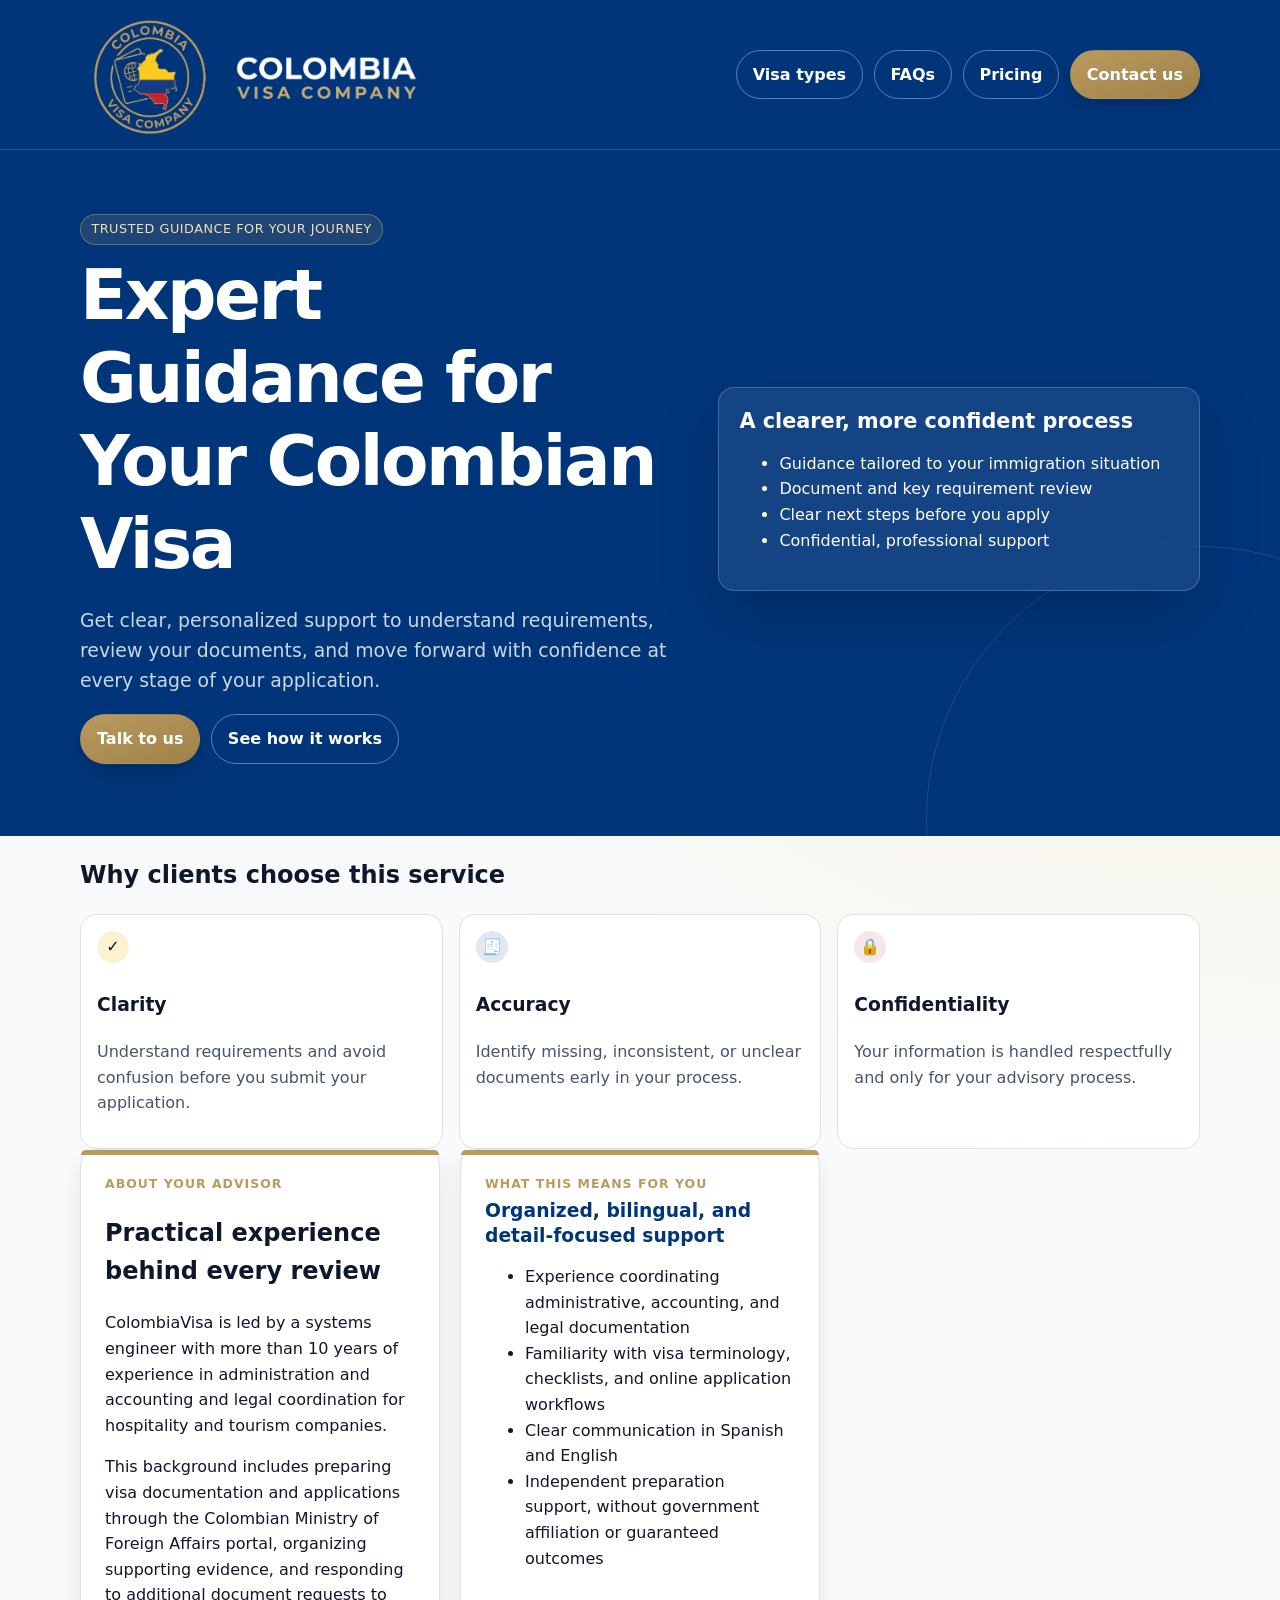
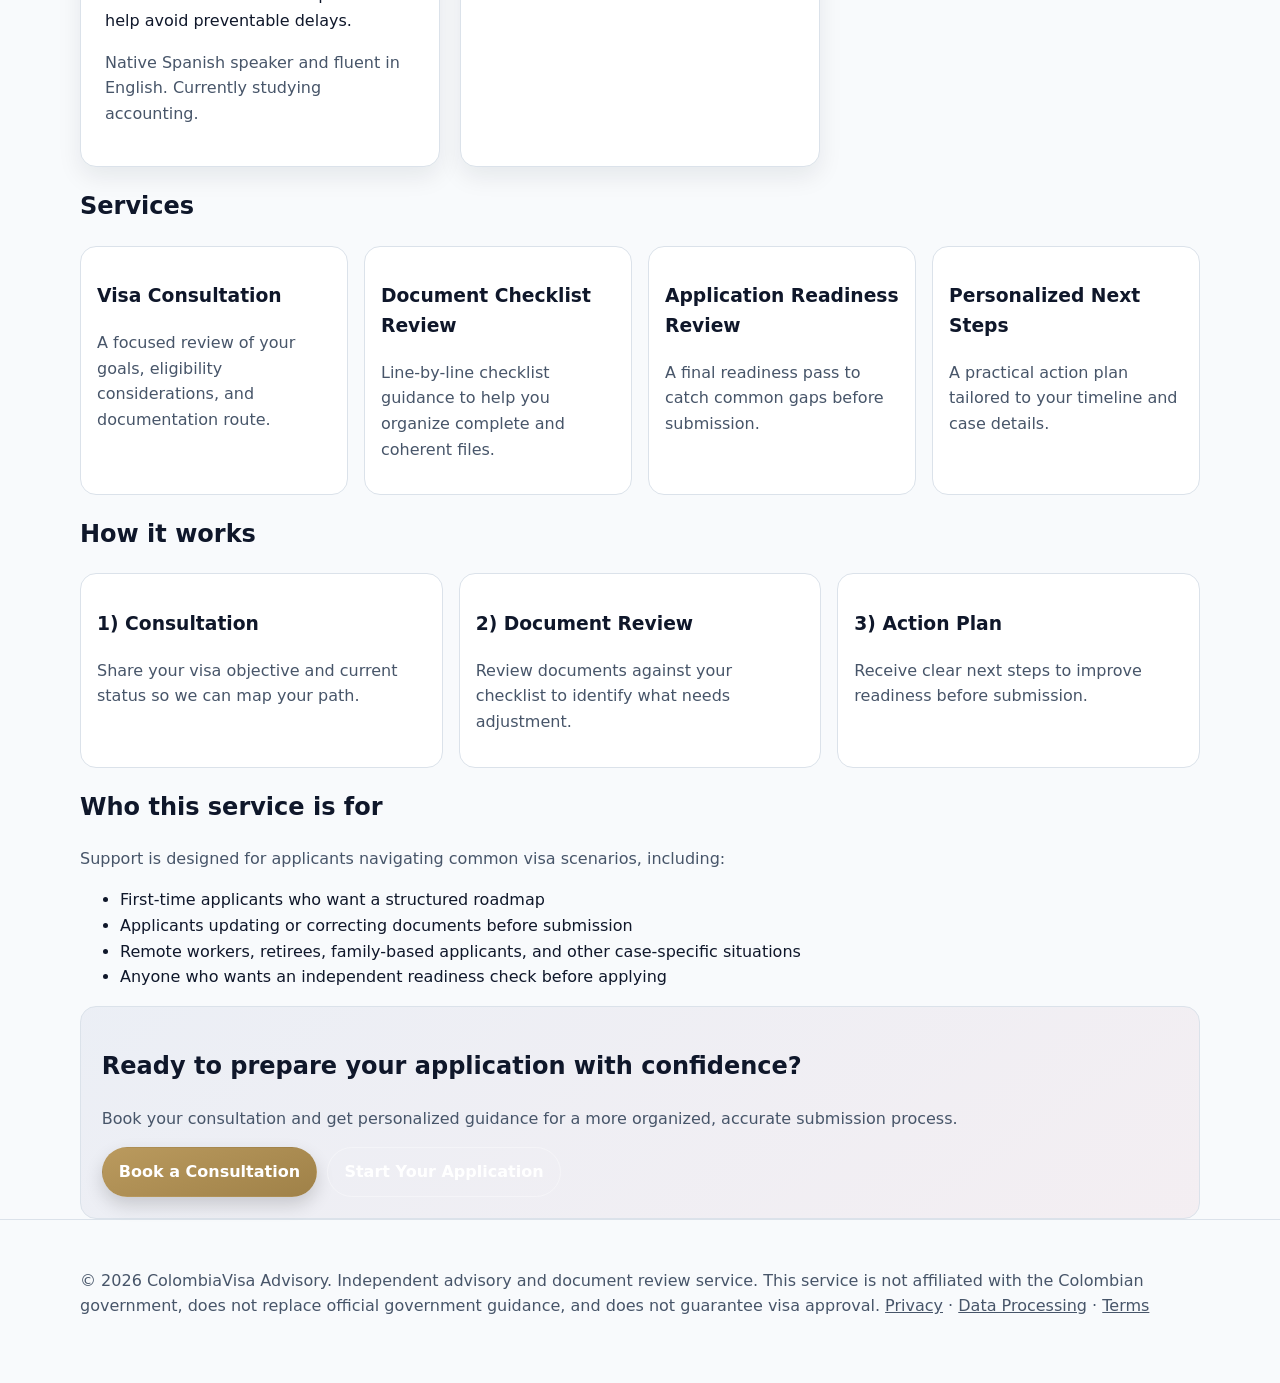
<file: index.html>
<!doctype html>
<html lang="en">
  <head>
    <meta charset="UTF-8" />
    <meta name="viewport" content="width=device-width, initial-scale=1.0" />
    <title>ColombiaVisa | Expert Colombian Visa Guidance</title>
    <meta
      name="description"
      content="Expert Colombian visa guidance, document review, and clear next steps to help you move forward with confidence."
    />
    <link rel="canonical" href="https://colombiavisa.company/" />
    <link rel="icon" type="image/png" href="assets/colombiavisa-logo.png" />
    <meta property="og:type" content="website" />
    <meta property="og:url" content="https://colombiavisa.company/" />
    <meta property="og:title" content="ColombiaVisa | Expert Colombian Visa Guidance" />
    <meta property="og:description" content="Independent Colombian visa guidance, document review, and application support." />
    <meta property="og:image" content="https://colombiavisa.company/assets/colombiavisa-header.png" />
    <meta name="twitter:card" content="summary_large_image" />
    <script type="application/ld+json">
      {"@context":"https://schema.org","@type":"ProfessionalService","name":"ColombiaVisa","url":"https://colombiavisa.company/","email":"john@colombiavisa.company","description":"Independent Colombian visa guidance, document review, and application support.","areaServed":"Colombia"}
    </script>
    <link rel="stylesheet" href="styles.css" />
  </head>
  <body class="home-page">
    <a class="skip-link" href="#main-content">Skip to main content</a>
    <header>
      <div class="container nav" aria-label="Primary navigation">
        <a class="brand" href="#main-content" aria-label="ColombiaVisa home">
          <img class="brand-mark" src="assets/colombiavisa-header.png" alt="Colombia Visa Company" />
        </a>
        <div class="actions">
          <a class="button button-secondary" href="visas.html">Visa types</a>
          <a class="button button-secondary" href="faqs.html">FAQs</a>
          <a class="button button-secondary" href="pricing.html">Pricing</a>
          <a class="button button-primary" href="contacto.html">Contact us</a>
        </div>
      </div>
    </header>

    <main id="main-content">
      <section class="hero" aria-labelledby="hero-heading">
        <div class="container hero-grid">
          <div>
            <span class="kicker">Trusted guidance for your journey</span>
            <h1 id="hero-heading">Expert Guidance for Your Colombian Visa</h1>
            <p class="lead">
              Get clear, personalized support to understand requirements, review your documents, and move forward with confidence at every stage of your application.
            </p>
            <div class="actions hero-actions">
              <a class="button button-primary" href="contacto.html">Talk to us</a>
              <a class="button button-secondary" href="#how-it-works">See how it works</a>
            </div>
          </div>
          <div>
            <aside class="panel" aria-label="Advisory benefits">
              <h2 class="panel-title">A clearer, more confident process</h2>
              <ul>
                <li>Guidance tailored to your immigration situation</li>
                <li>Document and key requirement review</li>
                <li>Clear next steps before you apply</li>
                <li>Confidential, professional support</li>
              </ul>
            </aside>
          </div>
        </div>
      </section>

      <section aria-labelledby="trust-heading">
        <div class="container">
          <h2 id="trust-heading">Why clients choose this service</h2>
          <div class="card-grid">
            <article class="card">
              <div class="icon icon-yellow" aria-hidden="true">✓</div>
              <h3>Clarity</h3>
              <p class="muted">Understand requirements and avoid confusion before you submit your application.</p>
            </article>
            <article class="card">
              <div class="icon icon-blue" aria-hidden="true">🧾</div>
              <h3>Accuracy</h3>
              <p class="muted">Identify missing, inconsistent, or unclear documents early in your process.</p>
            </article>
            <article class="card">
              <div class="icon icon-red" aria-hidden="true">🔒</div>
              <h3>Confidentiality</h3>
              <p class="muted">Your information is handled respectfully and only for your advisory process.</p>
            </article>
          </div>
        </div>
      </section>

      <section aria-labelledby="advisor-heading">
        <div class="container">
          <div class="content-grid">
            <article class="content-card">
              <p class="eyebrow">About your advisor</p>
              <h2 id="advisor-heading">Practical experience behind every review</h2>
              <p>
                ColombiaVisa is led by a systems engineer with more than 10 years of experience in administration and accounting and legal coordination for hospitality and tourism companies.
              </p>
              <p>
                This background includes preparing visa documentation and applications through the Colombian Ministry of Foreign Affairs portal, organizing supporting evidence, and responding to additional document requests to help avoid preventable delays.
              </p>
              <p class="muted">
                Native Spanish speaker and fluent in English. Currently studying accounting.
              </p>
            </article>
            <article class="content-card">
              <p class="eyebrow">What this means for you</p>
              <h3>Organized, bilingual, and detail-focused support</h3>
              <ul>
                <li>Experience coordinating administrative, accounting, and legal documentation</li>
                <li>Familiarity with visa terminology, checklists, and online application workflows</li>
                <li>Clear communication in Spanish and English</li>
                <li>Independent preparation support, without government affiliation or guaranteed outcomes</li>
              </ul>
            </article>
          </div>
        </div>
      </section>

      <section id="services" aria-labelledby="services-heading">
        <div class="container">
          <h2 id="services-heading">Services</h2>
          <div class="card-grid">
            <article class="card">
              <h3>Visa Consultation</h3>
              <p class="muted">A focused review of your goals, eligibility considerations, and documentation route.</p>
            </article>
            <article class="card">
              <h3>Document Checklist Review</h3>
              <p class="muted">Line-by-line checklist guidance to help you organize complete and coherent files.</p>
            </article>
            <article class="card">
              <h3>Application Readiness Review</h3>
              <p class="muted">A final readiness pass to catch common gaps before submission.</p>
            </article>
            <article class="card">
              <h3>Personalized Next Steps</h3>
              <p class="muted">A practical action plan tailored to your timeline and case details.</p>
            </article>
          </div>
        </div>
      </section>

      <section id="how-it-works" aria-labelledby="how-heading">
        <div class="container">
          <h2 id="how-heading">How it works</h2>
          <div class="card-grid">
            <article class="step">
              <h3>1) Consultation</h3>
              <p class="muted">Share your visa objective and current status so we can map your path.</p>
            </article>
            <article class="step">
              <h3>2) Document Review</h3>
              <p class="muted">Review documents against your checklist to identify what needs adjustment.</p>
            </article>
            <article class="step">
              <h3>3) Action Plan</h3>
              <p class="muted">Receive clear next steps to improve readiness before submission.</p>
            </article>
          </div>
        </div>
      </section>

      <section aria-labelledby="for-heading">
        <div class="container">
          <h2 id="for-heading">Who this service is for</h2>
          <p class="muted">Support is designed for applicants navigating common visa scenarios, including:</p>
          <ul>
            <li>First-time applicants who want a structured roadmap</li>
            <li>Applicants updating or correcting documents before submission</li>
            <li>Remote workers, retirees, family-based applicants, and other case-specific situations</li>
            <li>Anyone who wants an independent readiness check before applying</li>
          </ul>
        </div>
      </section>

      <section id="consultation" aria-labelledby="consult-heading">
        <div class="container final-cta">
          <h2 id="consult-heading">Ready to prepare your application with confidence?</h2>
          <p class="muted">Book your consultation and get personalized guidance for a more organized, accurate submission process.</p>
          <div class="actions section-actions">
            <a class="button button-primary" href="contacto.html">Book a Consultation</a>
            <a class="button button-secondary" href="contacto.html">Start Your Application</a>
          </div>
        </div>
      </section>
    </main>

    <footer>
      <div class="container">
        <p>
          © <span id="year">2026</span> ColombiaVisa Advisory. Independent advisory and document review service. This service is not affiliated with the Colombian government, does not replace official government guidance, and does not guarantee visa approval. <a href="privacy-policy.html">Privacy</a> · <a href="data-processing-policy.html">Data Processing</a> · <a href="terms-of-service.html">Terms</a>
        </p>
      </div>
    </footer>
  </body>
</html>
</file>
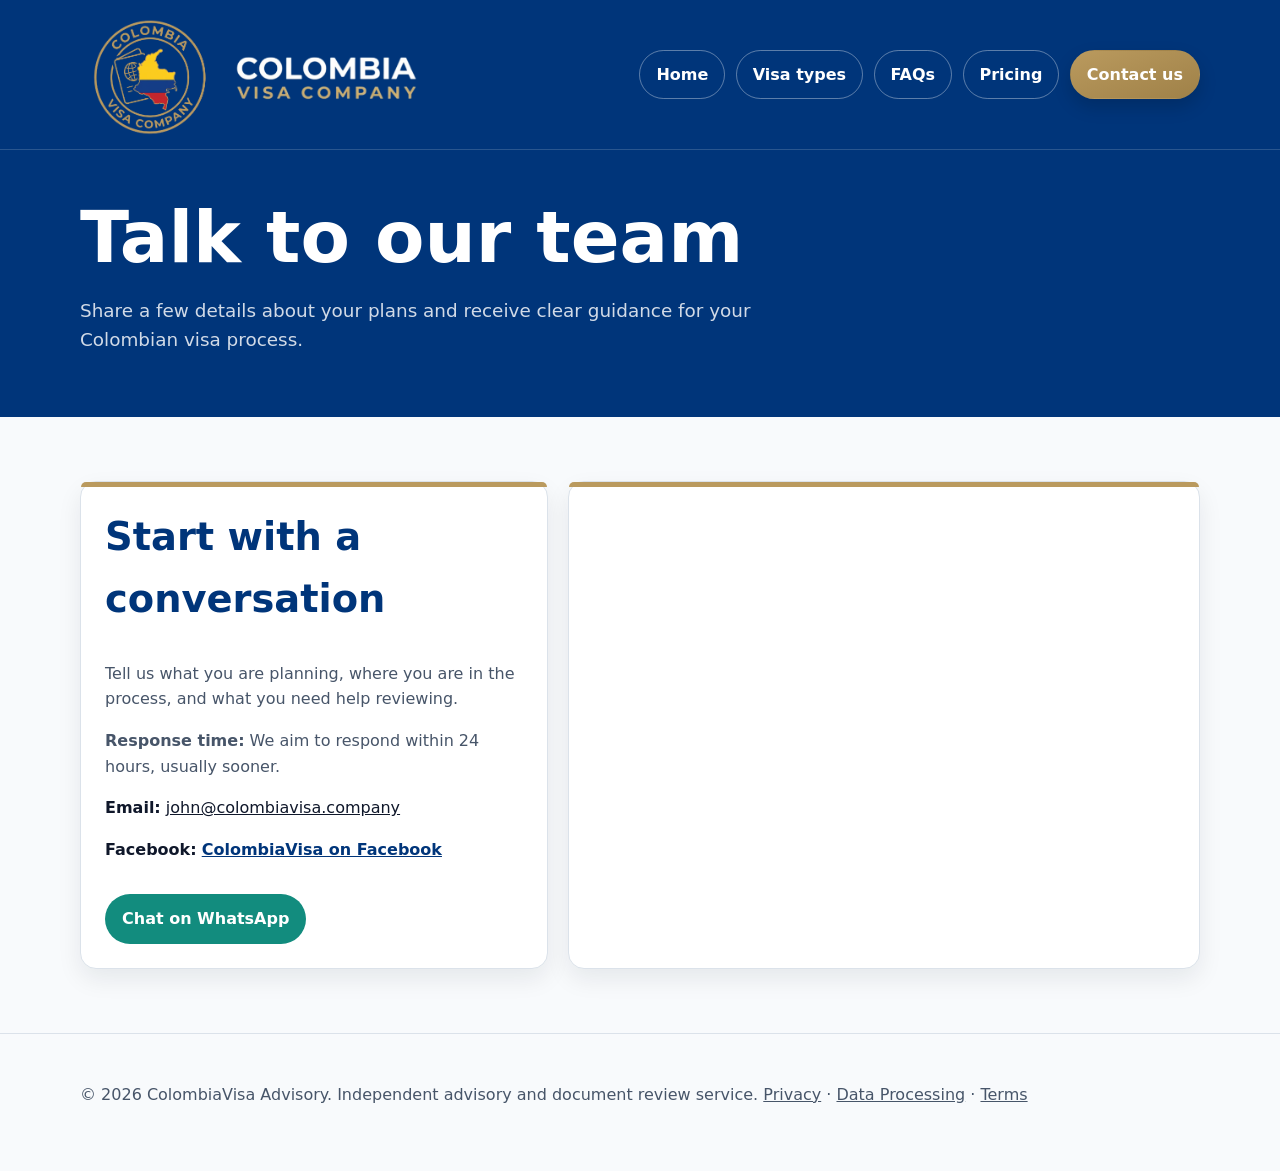
<file: contacto.html>
<!doctype html>
<html lang="en">
  <head>
    <meta charset="UTF-8" />
    <meta name="viewport" content="width=device-width, initial-scale=1.0" />
    <title>Contact Us | ColombiaVisa</title>
    <meta name="description" content="Contact ColombiaVisa for Colombian visa advisory and document review support." />
    <link rel="canonical" href="https://colombiavisa.company/contacto.html" />
    <link rel="icon" type="image/png" href="assets/colombiavisa-logo.png" />
    <meta property="og:type" content="website" />
    <meta property="og:url" content="https://colombiavisa.company/contacto.html" />
    <meta property="og:title" content="Contact ColombiaVisa" />
    <meta property="og:description" content="Contact ColombiaVisa to discuss your Colombian visa goals and choose the right support service." />
    <meta property="og:image" content="https://colombiavisa.company/assets/colombiavisa-header.png" />
    <meta name="twitter:card" content="summary_large_image" />
    <link rel="stylesheet" href="styles.css" />
  </head>
  <body>
    <header>
      <div class="container nav" aria-label="Primary navigation">
        <a class="brand" href="index.html" aria-label="ColombiaVisa home">
          <img class="brand-mark" src="assets/colombiavisa-header.png" alt="Colombia Visa Company" />
        </a>
        <div class="actions">
          <a class="button button-secondary" href="index.html">Home</a>
          <a class="button button-secondary" href="visas.html">Visa types</a>
          <a class="button button-secondary" href="faqs.html">FAQs</a>
          <a class="button button-secondary" href="pricing.html">Pricing</a>
          <a class="button button-primary" href="contacto.html">Contact us</a>
        </div>
      </div>
    </header>

    <main>
      <section class="page-hero" aria-labelledby="contact-heading">
        <div class="container">
          <h1 id="contact-heading">Talk to our team</h1>
          <p>Share a few details about your plans and receive clear guidance for your Colombian visa process.</p>
        </div>
      </section>

      <section class="page-content" aria-labelledby="contact-content-heading">
        <div class="container contact-layout">
          <article class="contact-card">
            <h2 id="contact-content-heading">Start with a conversation</h2>
            <p class="muted">Tell us what you are planning, where you are in the process, and what you need help reviewing.</p>
            <p class="muted"><strong>Response time:</strong> We aim to respond within 24 hours, usually sooner.</p>
            <p><strong>Email:</strong> <a href="mailto:john@colombiavisa.company">john@colombiavisa.company</a></p>
            <p><strong>Facebook:</strong> <a class="source-link" href="https://www.facebook.com/colombiavisa.company" target="_blank" rel="noopener noreferrer">ColombiaVisa on Facebook</a></p>
            <a class="button button-whatsapp contact-whatsapp" href="https://wa.me/573005503069?text=Hello%2C%20I%20found%20ColombiaVisa%20through%20the%20website%20and%20would%20like%20help%20with%20my%20Colombian%20visa%20process." target="_blank" rel="noopener noreferrer">Chat on WhatsApp</a>
          </article>
          <div class="contact-card contact-form">
            <script src="https://js.hsforms.net/forms/embed/52265366.js" defer></script>
            <div class="hs-form-frame" data-region="na1" data-form-id="7b3f67b1-19ba-4634-bc65-cf924d25c9c6" data-portal-id="52265366"></div>
          </div>
        </div>
      </section>
    </main>

    <footer>
      <div class="container">
        <p>© 2026 ColombiaVisa Advisory. Independent advisory and document review service. <a href="privacy-policy.html">Privacy</a> · <a href="data-processing-policy.html">Data Processing</a> · <a href="terms-of-service.html">Terms</a></p>
      </div>
    </footer>
  </body>
</html>
</file>
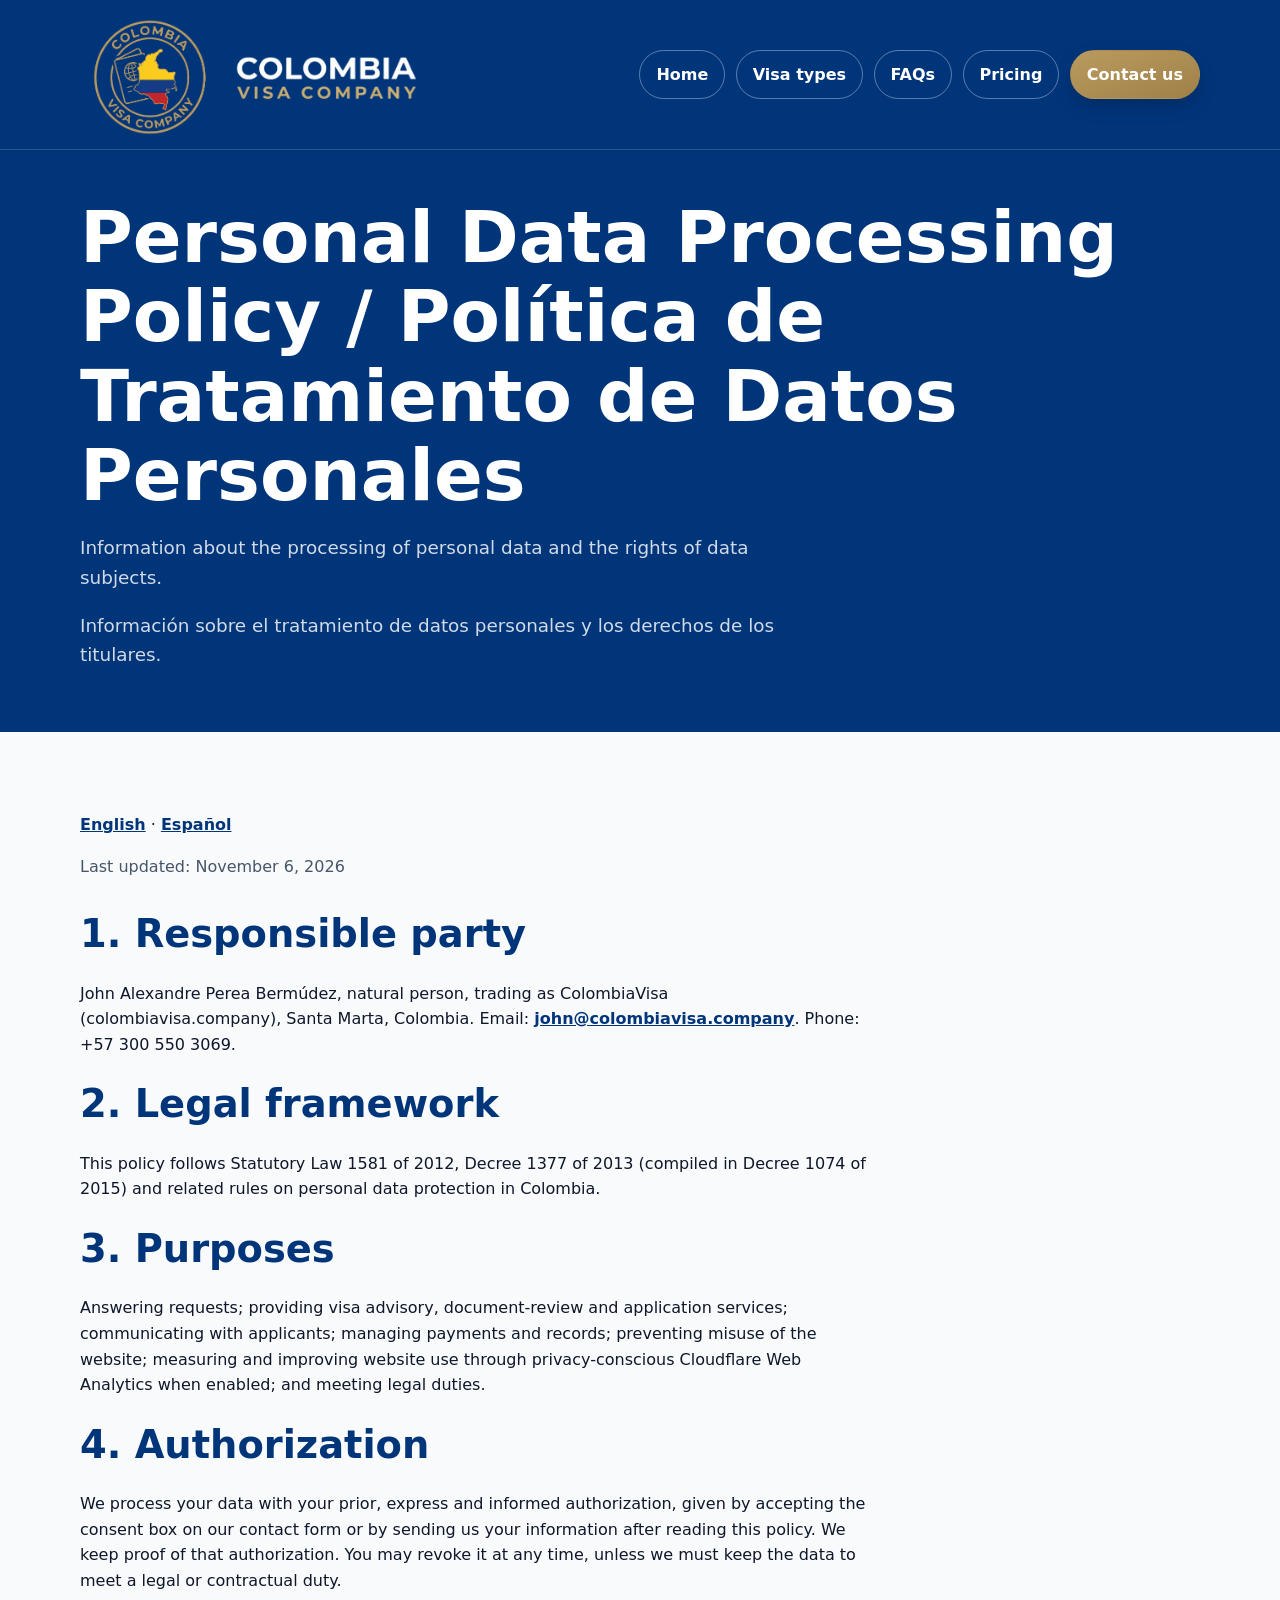
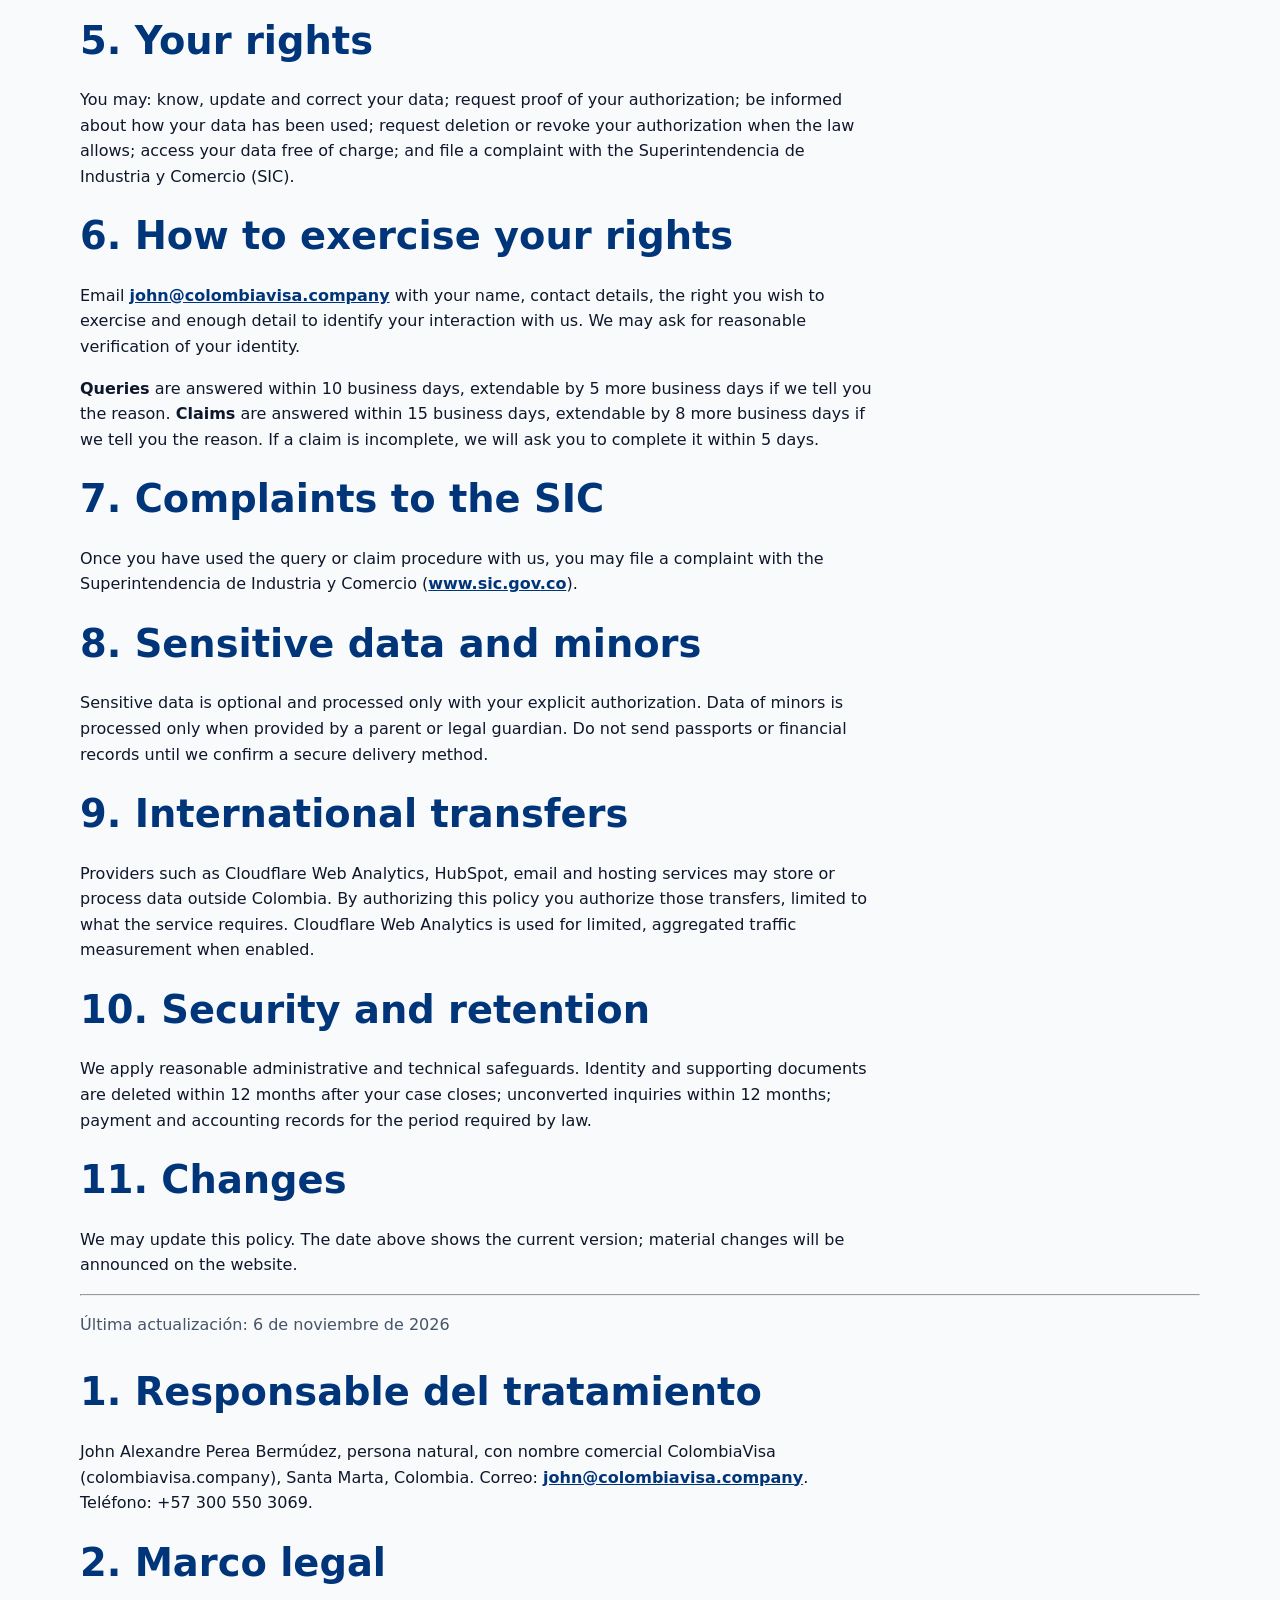
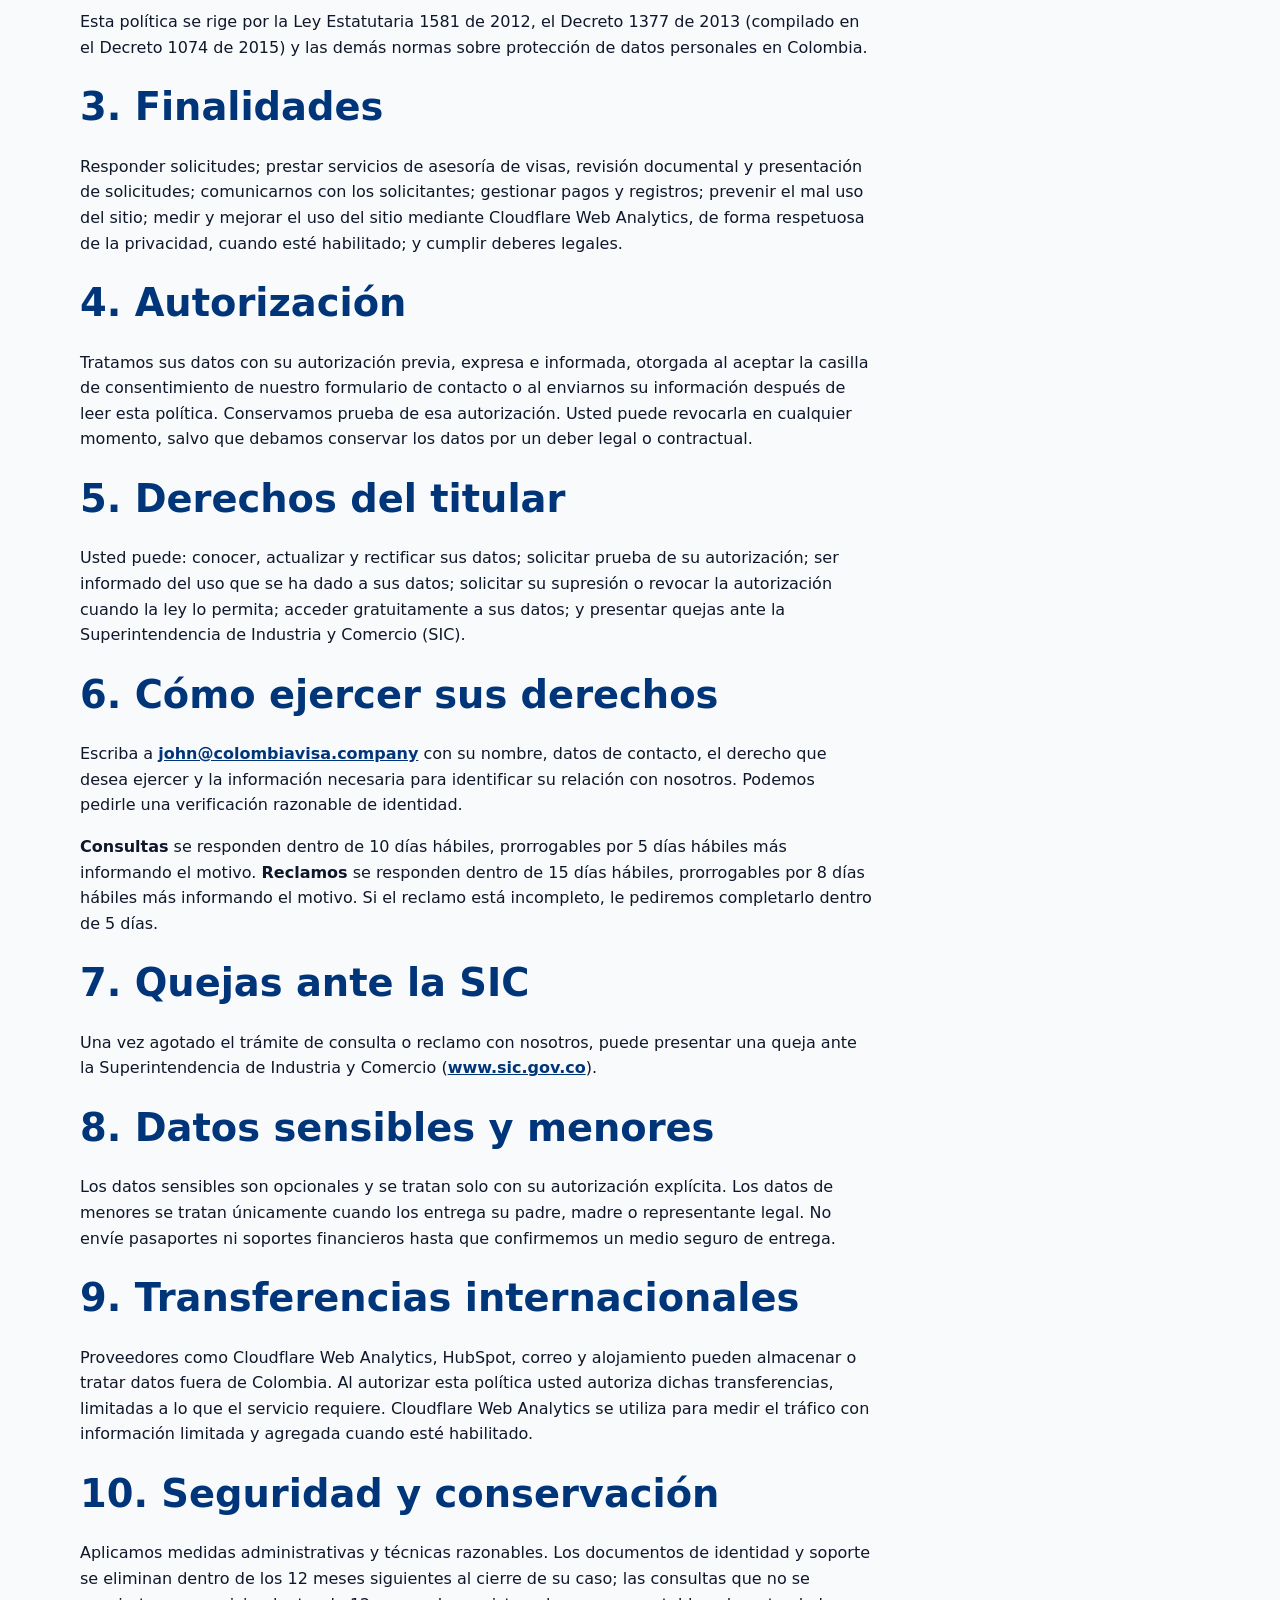
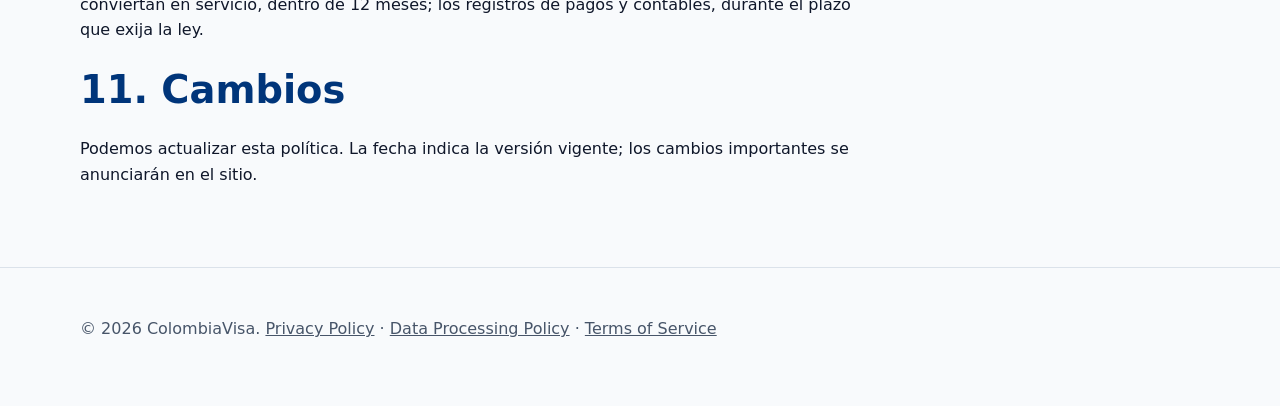
<file: data-processing-policy.html>
<!doctype html>
<html lang="en">
  <head>
    <meta charset="UTF-8" />
    <meta name="viewport" content="width=device-width, initial-scale=1.0" />
    <title>Personal Data Processing Policy | ColombiaVisa</title>
    <meta name="description" content="Information about the processing of personal data and the rights of data subjects. / Información sobre el tratamiento de datos personales y los derechos de los titulares." />
    <link rel="canonical" href="https://colombiavisa.company/data-processing-policy.html" />
    <link rel="icon" type="image/png" href="assets/colombiavisa-logo.png" />
    <link rel="stylesheet" href="styles.css" />
  </head>
  <body>
    <header>
      <div class="container nav" aria-label="Primary navigation">
        <a class="brand" href="index.html" aria-label="ColombiaVisa home"><img class="brand-mark" src="assets/colombiavisa-header.png" alt="Colombia Visa Company" /></a>
        <div class="actions">
          <a class="button button-secondary" href="index.html">Home</a>
          <a class="button button-secondary" href="visas.html">Visa types</a>
          <a class="button button-secondary" href="faqs.html">FAQs</a>
          <a class="button button-secondary" href="pricing.html">Pricing</a>
          <a class="button button-primary" href="contacto.html">Contact us</a>
        </div>
      </div>
    </header>
    <main>
      <section class="page-hero" aria-labelledby="data-heading">
        <div class="container">
          <h1 id="data-heading">Personal Data Processing Policy / Política de Tratamiento de Datos Personales</h1>
          <p>Information about the processing of personal data and the rights of data subjects.</p>
          <p>Información sobre el tratamiento de datos personales y los derechos de los titulares.</p>
        </div>
      </section>
      <section class="page-content legal-content">
        <div class="container">
          <p><a class="source-link" href="#en">English</a> · <a class="source-link" href="#es">Español</a></p>
          <div id="en" lang="en">
            <p class="muted">Last updated: November 6, 2026</p>
            <h2>1. Responsible party</h2>
            <p>John Alexandre Perea Bermúdez, natural person, trading as ColombiaVisa (colombiavisa.company), Santa Marta, Colombia. Email: <a class="source-link" href="mailto:john@colombiavisa.company">john@colombiavisa.company</a>. Phone: +57 300 550 3069.</p>
            <h2>2. Legal framework</h2>
            <p>This policy follows Statutory Law 1581 of 2012, Decree 1377 of 2013 (compiled in Decree 1074 of 2015) and related rules on personal data protection in Colombia.</p>
            <h2>3. Purposes</h2>
            <p>Answering requests; providing visa advisory, document-review and application services; communicating with applicants; managing payments and records; preventing misuse of the website; measuring and improving website use through privacy-conscious Cloudflare Web Analytics when enabled; and meeting legal duties.</p>
            <h2>4. Authorization</h2>
            <p>We process your data with your prior, express and informed authorization, given by accepting the consent box on our contact form or by sending us your information after reading this policy. We keep proof of that authorization. You may revoke it at any time, unless we must keep the data to meet a legal or contractual duty.</p>
            <h2>5. Your rights</h2>
            <p>You may: know, update and correct your data; request proof of your authorization; be informed about how your data has been used; request deletion or revoke your authorization when the law allows; access your data free of charge; and file a complaint with the Superintendencia de Industria y Comercio (SIC).</p>
            <h2>6. How to exercise your rights</h2>
            <p>Email <a class="source-link" href="mailto:john@colombiavisa.company">john@colombiavisa.company</a> with your name, contact details, the right you wish to exercise and enough detail to identify your interaction with us. We may ask for reasonable verification of your identity.</p>
            <p><strong>Queries</strong> are answered within 10 business days, extendable by 5 more business days if we tell you the reason. <strong>Claims</strong> are answered within 15 business days, extendable by 8 more business days if we tell you the reason. If a claim is incomplete, we will ask you to complete it within 5 days.</p>
            <h2>7. Complaints to the SIC</h2>
            <p>Once you have used the query or claim procedure with us, you may file a complaint with the Superintendencia de Industria y Comercio (<a class="source-link" href="https://www.sic.gov.co/" rel="noopener noreferrer">www.sic.gov.co</a>).</p>
            <h2>8. Sensitive data and minors</h2>
            <p>Sensitive data is optional and processed only with your explicit authorization. Data of minors is processed only when provided by a parent or legal guardian. Do not send passports or financial records until we confirm a secure delivery method.</p>
            <h2>9. International transfers</h2>
            <p>Providers such as Cloudflare Web Analytics, HubSpot, email and hosting services may store or process data outside Colombia. By authorizing this policy you authorize those transfers, limited to what the service requires. Cloudflare Web Analytics is used for limited, aggregated traffic measurement when enabled.</p>
            <h2>10. Security and retention</h2>
            <p>We apply reasonable administrative and technical safeguards. Identity and supporting documents are deleted within 12 months after your case closes; unconverted inquiries within 12 months; payment and accounting records for the period required by law.</p>
            <h2>11. Changes</h2>
            <p>We may update this policy. The date above shows the current version; material changes will be announced on the website.</p>
          </div>
          <hr />
          <div id="es" lang="es">
            <p class="muted">Última actualización: 6 de noviembre de 2026</p>
            <h2>1. Responsable del tratamiento</h2>
            <p>John Alexandre Perea Bermúdez, persona natural, con nombre comercial ColombiaVisa (colombiavisa.company), Santa Marta, Colombia. Correo: <a class="source-link" href="mailto:john@colombiavisa.company">john@colombiavisa.company</a>. Teléfono: +57 300 550 3069.</p>
            <h2>2. Marco legal</h2>
            <p>Esta política se rige por la Ley Estatutaria 1581 de 2012, el Decreto 1377 de 2013 (compilado en el Decreto 1074 de 2015) y las demás normas sobre protección de datos personales en Colombia.</p>
            <h2>3. Finalidades</h2>
            <p>Responder solicitudes; prestar servicios de asesoría de visas, revisión documental y presentación de solicitudes; comunicarnos con los solicitantes; gestionar pagos y registros; prevenir el mal uso del sitio; medir y mejorar el uso del sitio mediante Cloudflare Web Analytics, de forma respetuosa de la privacidad, cuando esté habilitado; y cumplir deberes legales.</p>
            <h2>4. Autorización</h2>
            <p>Tratamos sus datos con su autorización previa, expresa e informada, otorgada al aceptar la casilla de consentimiento de nuestro formulario de contacto o al enviarnos su información después de leer esta política. Conservamos prueba de esa autorización. Usted puede revocarla en cualquier momento, salvo que debamos conservar los datos por un deber legal o contractual.</p>
            <h2>5. Derechos del titular</h2>
            <p>Usted puede: conocer, actualizar y rectificar sus datos; solicitar prueba de su autorización; ser informado del uso que se ha dado a sus datos; solicitar su supresión o revocar la autorización cuando la ley lo permita; acceder gratuitamente a sus datos; y presentar quejas ante la Superintendencia de Industria y Comercio (SIC).</p>
            <h2>6. Cómo ejercer sus derechos</h2>
            <p>Escriba a <a class="source-link" href="mailto:john@colombiavisa.company">john@colombiavisa.company</a> con su nombre, datos de contacto, el derecho que desea ejercer y la información necesaria para identificar su relación con nosotros. Podemos pedirle una verificación razonable de identidad.</p>
            <p><strong>Consultas</strong> se responden dentro de 10 días hábiles, prorrogables por 5 días hábiles más informando el motivo. <strong>Reclamos</strong> se responden dentro de 15 días hábiles, prorrogables por 8 días hábiles más informando el motivo. Si el reclamo está incompleto, le pediremos completarlo dentro de 5 días.</p>
            <h2>7. Quejas ante la SIC</h2>
            <p>Una vez agotado el trámite de consulta o reclamo con nosotros, puede presentar una queja ante la Superintendencia de Industria y Comercio (<a class="source-link" href="https://www.sic.gov.co/" rel="noopener noreferrer">www.sic.gov.co</a>).</p>
            <h2>8. Datos sensibles y menores</h2>
            <p>Los datos sensibles son opcionales y se tratan solo con su autorización explícita. Los datos de menores se tratan únicamente cuando los entrega su padre, madre o representante legal. No envíe pasaportes ni soportes financieros hasta que confirmemos un medio seguro de entrega.</p>
            <h2>9. Transferencias internacionales</h2>
            <p>Proveedores como Cloudflare Web Analytics, HubSpot, correo y alojamiento pueden almacenar o tratar datos fuera de Colombia. Al autorizar esta política usted autoriza dichas transferencias, limitadas a lo que el servicio requiere. Cloudflare Web Analytics se utiliza para medir el tráfico con información limitada y agregada cuando esté habilitado.</p>
            <h2>10. Seguridad y conservación</h2>
            <p>Aplicamos medidas administrativas y técnicas razonables. Los documentos de identidad y soporte se eliminan dentro de los 12 meses siguientes al cierre de su caso; las consultas que no se conviertan en servicio, dentro de 12 meses; los registros de pagos y contables, durante el plazo que exija la ley.</p>
            <h2>11. Cambios</h2>
            <p>Podemos actualizar esta política. La fecha indica la versión vigente; los cambios importantes se anunciarán en el sitio.</p>
          </div>
        </div>
      </section>
    </main>
    <footer><div class="container"><p>© 2026 ColombiaVisa. <a href="privacy-policy.html">Privacy Policy</a> · <a href="data-processing-policy.html">Data Processing Policy</a> · <a href="terms-of-service.html">Terms of Service</a></p></div></footer>
  </body>
</html>
</file>
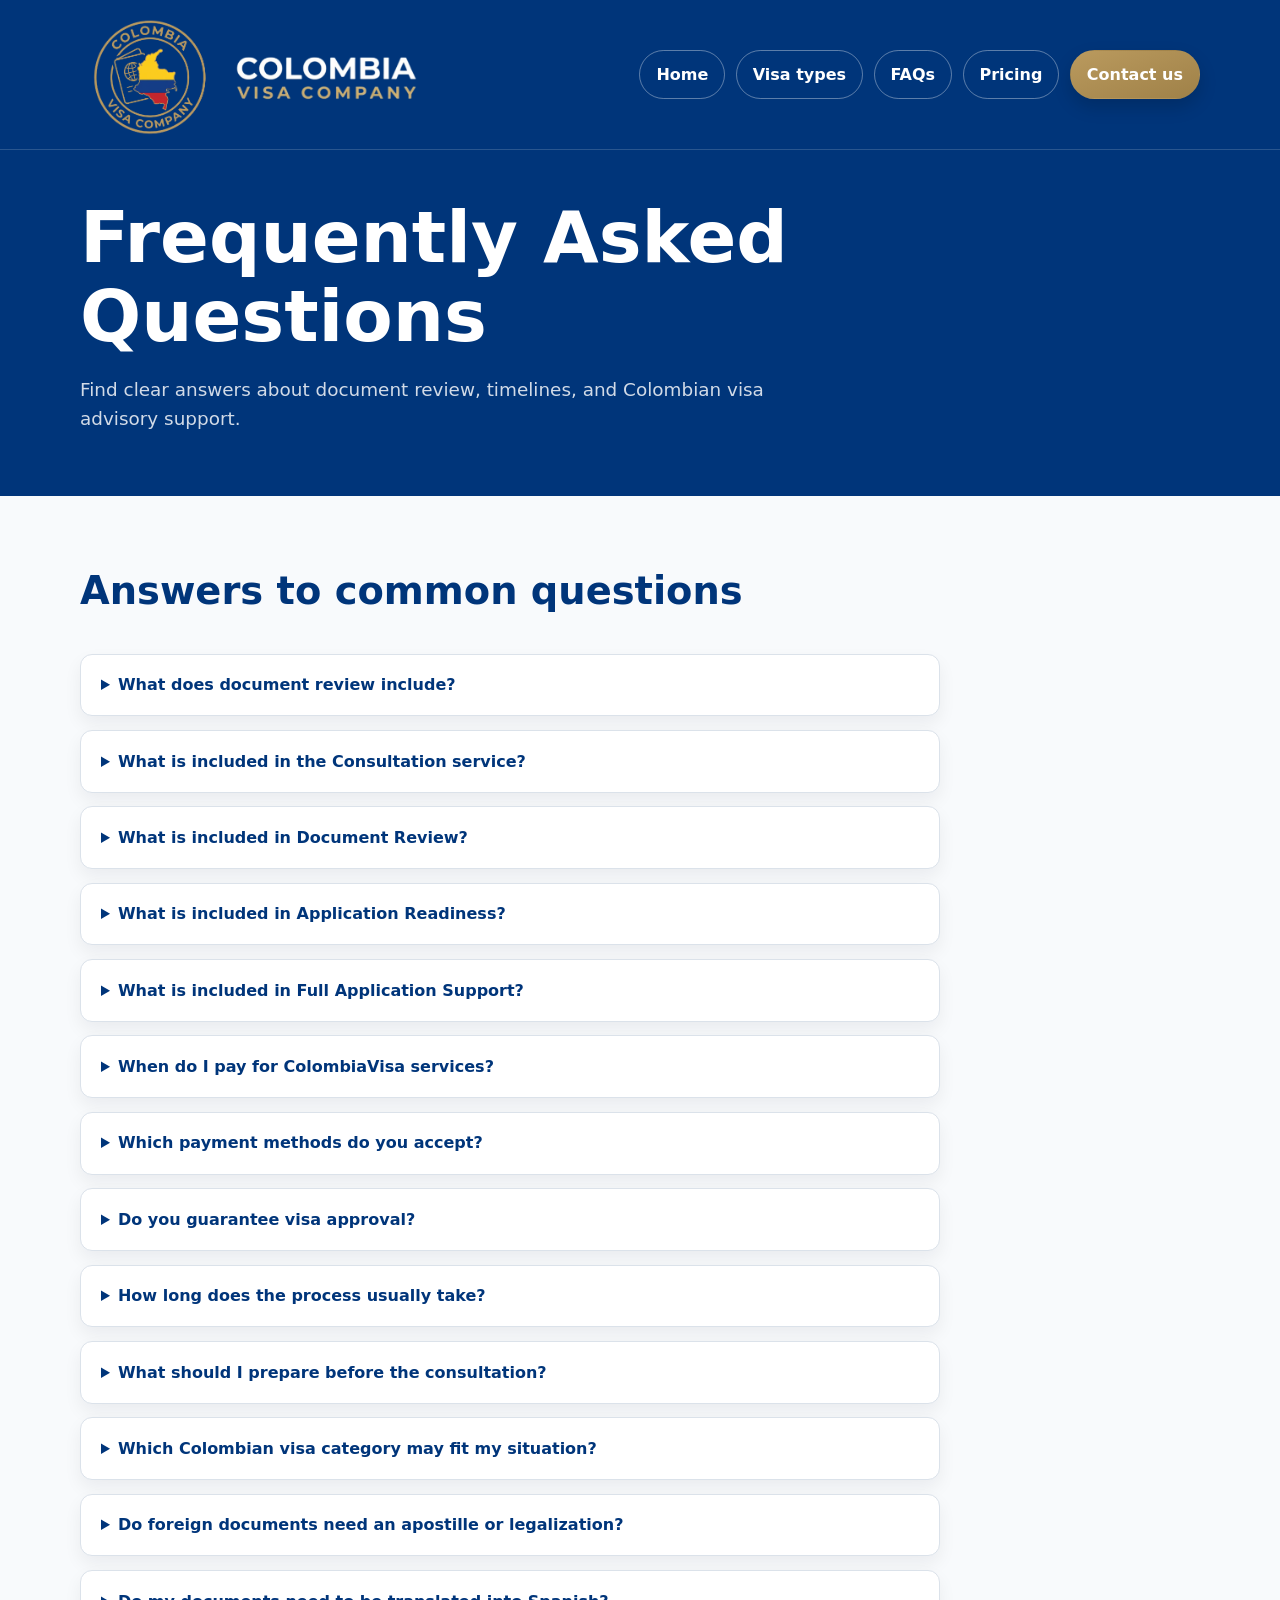
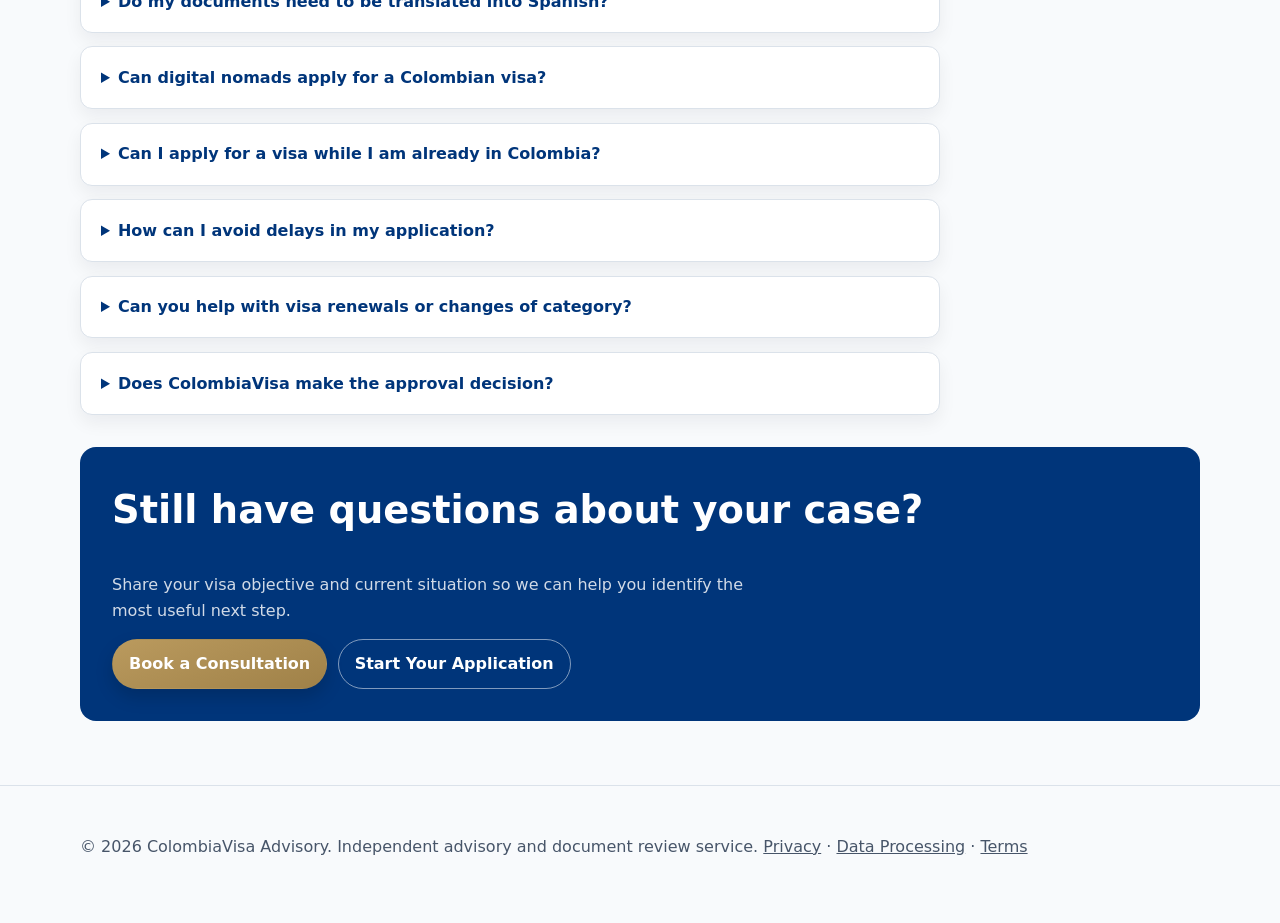
<file: faqs.html>
<!doctype html>
<html lang="en">
  <head>
    <meta charset="UTF-8" />
    <meta name="viewport" content="width=device-width, initial-scale=1.0" />
    <title>FAQs | ColombiaVisa</title>
    <meta name="description" content="Answers to frequently asked questions about Colombian visa advisory and document review." />
    <link rel="canonical" href="https://colombiavisa.company/faqs.html" />
    <link rel="icon" type="image/png" href="assets/colombiavisa-logo.png" />
    <meta property="og:type" content="website" />
    <meta property="og:url" content="https://colombiavisa.company/faqs.html" />
    <meta property="og:title" content="Colombian Visa FAQs | ColombiaVisa" />
    <meta property="og:description" content="Answers about Colombian visa categories, documents, services, pricing, and application support." />
    <meta property="og:image" content="https://colombiavisa.company/assets/colombiavisa-header.png" />
    <meta name="twitter:card" content="summary_large_image" />
    <link rel="stylesheet" href="styles.css" />
  </head>
  <body>
    <header>
      <div class="container nav" aria-label="Primary navigation">
        <a class="brand" href="index.html" aria-label="ColombiaVisa home">
          <img class="brand-mark" src="assets/colombiavisa-header.png" alt="Colombia Visa Company" />
        </a>
        <div class="actions">
          <a class="button button-secondary" href="index.html">Home</a>
          <a class="button button-secondary" href="visas.html">Visa types</a>
          <a class="button button-secondary" href="faqs.html">FAQs</a>
          <a class="button button-secondary" href="pricing.html">Pricing</a>
          <a class="button button-primary" href="contacto.html">Contact us</a>
        </div>
      </div>
    </header>

    <main>
      <section class="page-hero" aria-labelledby="faq-heading">
        <div class="container">
          <h1 id="faq-heading">Frequently Asked Questions</h1>
          <p>Find clear answers about document review, timelines, and Colombian visa advisory support.</p>
        </div>
      </section>

      <section class="page-content" aria-labelledby="faq-list-heading">
        <div class="container">
          <h2 id="faq-list-heading">Answers to common questions</h2>
          <div class="faq-list">
            <details>
              <summary>What does document review include?</summary>
              <p class="muted">Document review focuses on completeness, consistency, and clarity against your checklist and application context.</p>
            </details>
            <details>
              <summary>What is included in the Consultation service?</summary>
              <p class="muted">The $64 consultation includes a focused session of up to 45 minutes, a discussion of your visa objective and possible pathway, and a personalized summary of practical next steps.</p>
              <p class="muted"><strong>Not included:</strong> document-by-document review, application form completion, submission, government fees, translations, apostilles, legalizations, or guaranteed eligibility or approval.</p>
            </details>
            <details>
              <summary>What is included in Document Review?</summary>
              <p class="muted">The $176 service includes a checklist-based review of the documents you provide, notes about missing or inconsistent information, and a written action plan for improving the application package.</p>
              <p class="muted"><strong>Not included:</strong> obtaining documents for you, sworn translations, apostilles, legalizations, government fees, form completion, submission, or follow-up with authorities.</p>
            </details>
            <details>
              <summary>What is included in Application Readiness?</summary>
              <p class="muted">The $283 service includes everything in Document Review, plus a cross-check of your application information and final guidance to help you prepare a complete submission-ready package.</p>
              <p class="muted"><strong>Not included:</strong> government fees, third-party document services, translations, apostilles, legalizations, medical exams, insurance, application submission on your behalf, or a guarantee of approval.</p>
            </details>
            <details>
              <summary>What is included in Full Application Support?</summary>
              <p class="muted">The $494 service includes everything in Application Readiness, support completing the online application form, document organization for submission, submission guidance, and initial follow-up guidance after filing.</p>
              <p class="muted"><strong>Not included:</strong> official visa fees, translations, apostilles, legalizations, insurance, medical examinations, courier charges, unrelated legal or tax services, or control over the authority's review, requests, timeline, or decision.</p>
            </details>
            <details>
              <summary>When do I pay for ColombiaVisa services?</summary>
              <p class="muted">Unless a written quote says otherwise, professional service fees are paid in full before work begins. Government visa fees and third-party expenses are separate and are paid directly to the relevant authority or provider.</p>
            </details>
            <details>
              <summary>Which payment methods do you accept?</summary>
              <p class="muted">Depending on your location and currency, payment may be available through PayPal, credit or debit card, Bre-B, bank transfer, Nequi, or Wise transfer for international clients once the account is available. We will confirm the available option and payment instructions before you pay.</p>
            </details>
            <details>
              <summary>Do you guarantee visa approval?</summary>
              <p class="muted">No. Approval decisions are made solely by Colombian authorities based on their evaluation criteria.</p>
            </details>
            <details>
              <summary>How long does the process usually take?</summary>
              <p class="muted">Timing varies by case complexity and official processing periods. You will receive guidance on realistic preparation timelines.</p>
            </details>
            <details>
              <summary>What should I prepare before the consultation?</summary>
              <p class="muted">Bring your visa objective, current document set, and any questions about your timeline or case details.</p>
            </details>
            <details>
              <summary>Which Colombian visa category may fit my situation?</summary>
              <p class="muted">The right category depends on your purpose in Colombia, personal circumstances, and supporting documents. We can help you organize the relevant facts before you review the official requirements.</p>
            </details>
            <details>
              <summary>Do foreign documents need an apostille or legalization?</summary>
              <p class="muted">Many foreign public documents require an apostille or legalization, depending on the issuing country and document type. Confirm the current requirement for your case before submitting.</p>
            </details>
            <details>
              <summary>Do my documents need to be translated into Spanish?</summary>
              <p class="muted">Documents issued in another language may need an official Spanish translation. The exact translation standard can vary by document and application, so check the current instructions for your visa category.</p>
            </details>
            <details>
              <summary>Can digital nomads apply for a Colombian visa?</summary>
              <p class="muted">Digital nomad applicants may have a dedicated route when they meet the applicable eligibility and income requirements. We can help you prepare the information needed to assess your next steps.</p>
            </details>
            <details>
              <summary>Can I apply for a visa while I am already in Colombia?</summary>
              <p class="muted">This depends on the visa category, your current status, and the rules in effect when you apply. Review the official process and your permitted stay before making plans.</p>
            </details>
            <details>
              <summary>How can I avoid delays in my application?</summary>
              <p class="muted">Use current forms, provide complete and consistent information, prepare readable supporting documents, and address apostille or translation requirements before submission.</p>
            </details>
            <details>
              <summary>Can you help with visa renewals or changes of category?</summary>
              <p class="muted">We can review your current situation and documents for readiness. Eligibility, deadlines, and available procedures are determined by Colombian immigration authorities.</p>
            </details>
            <details>
              <summary>Does ColombiaVisa make the approval decision?</summary>
              <p class="muted">No. ColombiaVisa provides independent preparation and document-review support. Only the competent Colombian authority can evaluate and decide an application.</p>
            </details>
          </div>

          <section class="page-cta" aria-labelledby="faq-cta-heading">
            <h2 id="faq-cta-heading">Still have questions about your case?</h2>
            <p>Share your visa objective and current situation so we can help you identify the most useful next step.</p>
            <div class="actions section-actions">
              <a class="button button-primary" href="contacto.html">Book a Consultation</a>
              <a class="button button-secondary" href="contacto.html">Start Your Application</a>
            </div>
          </section>
        </div>
      </section>
    </main>

    <footer>
      <div class="container">
        <p>© 2026 ColombiaVisa Advisory. Independent advisory and document review service. <a href="privacy-policy.html">Privacy</a> · <a href="data-processing-policy.html">Data Processing</a> · <a href="terms-of-service.html">Terms</a></p>
      </div>
    </footer>
  </body>
</html>
</file>
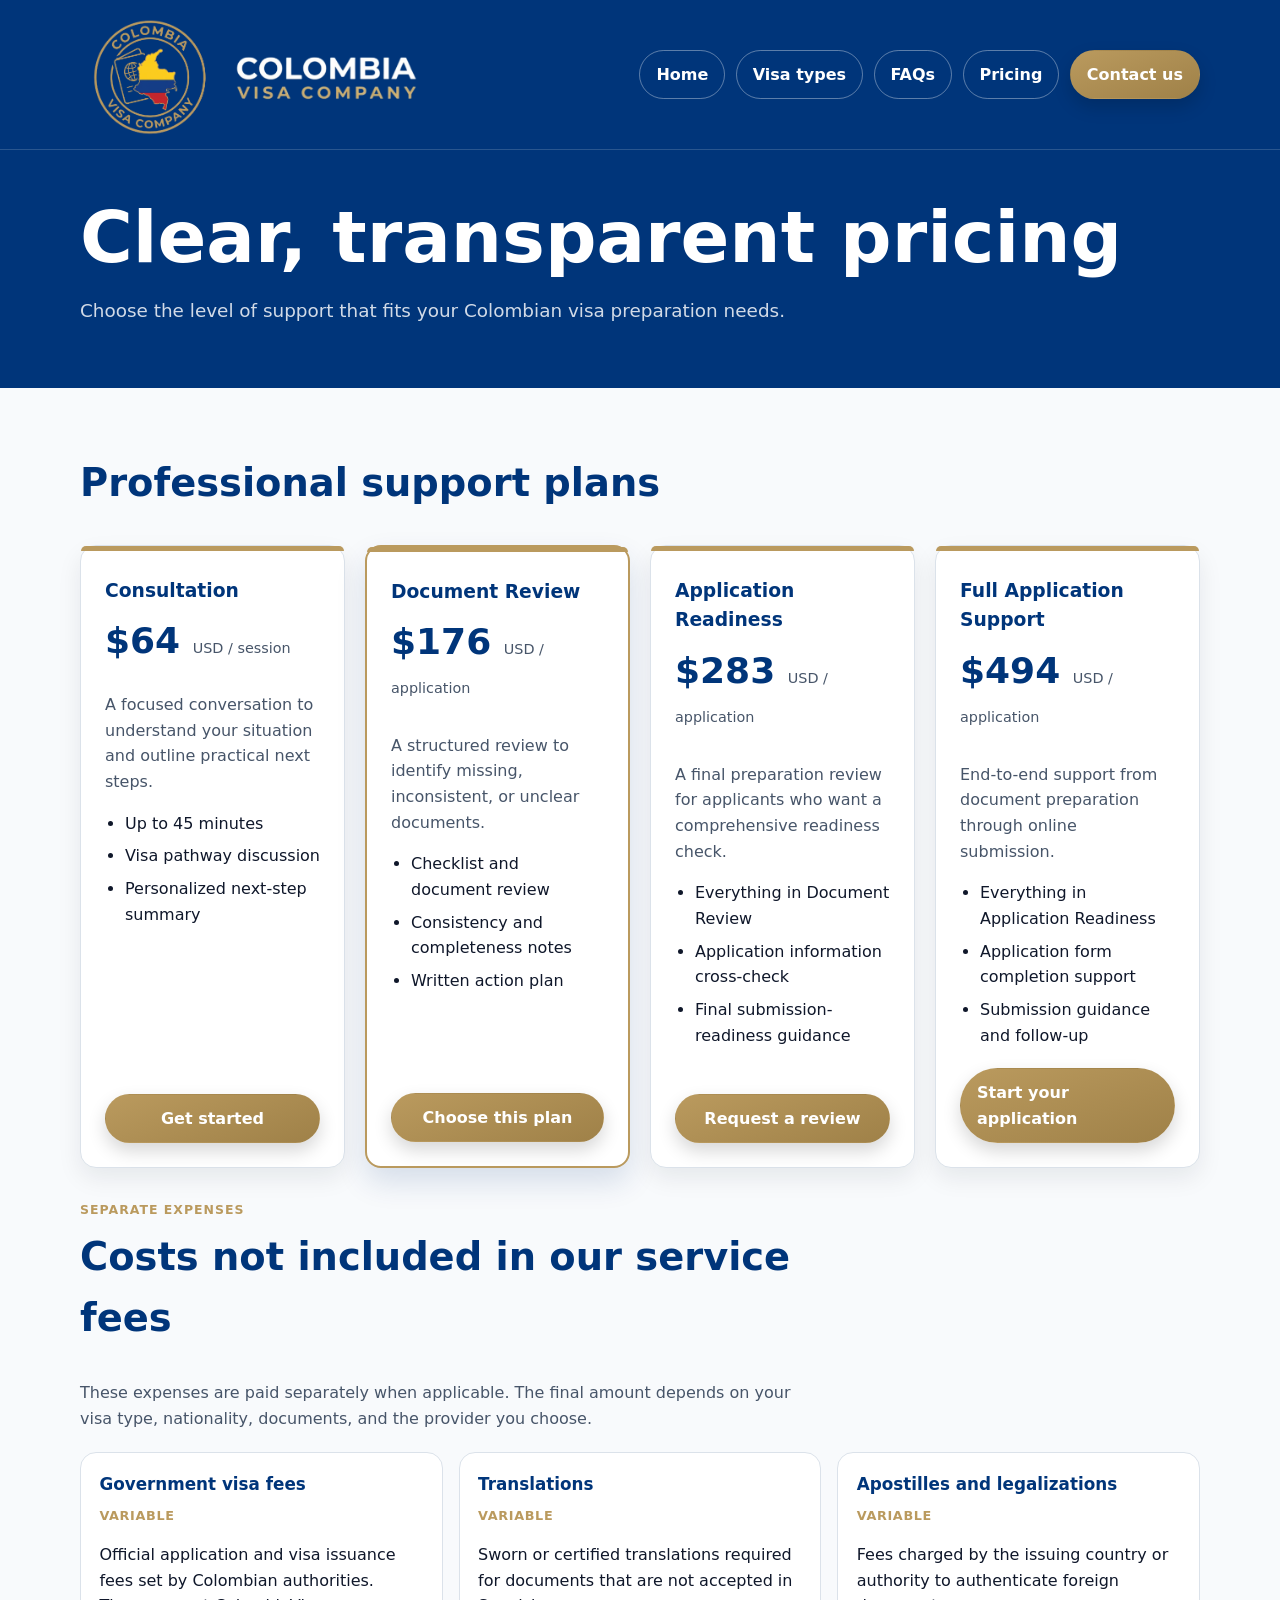
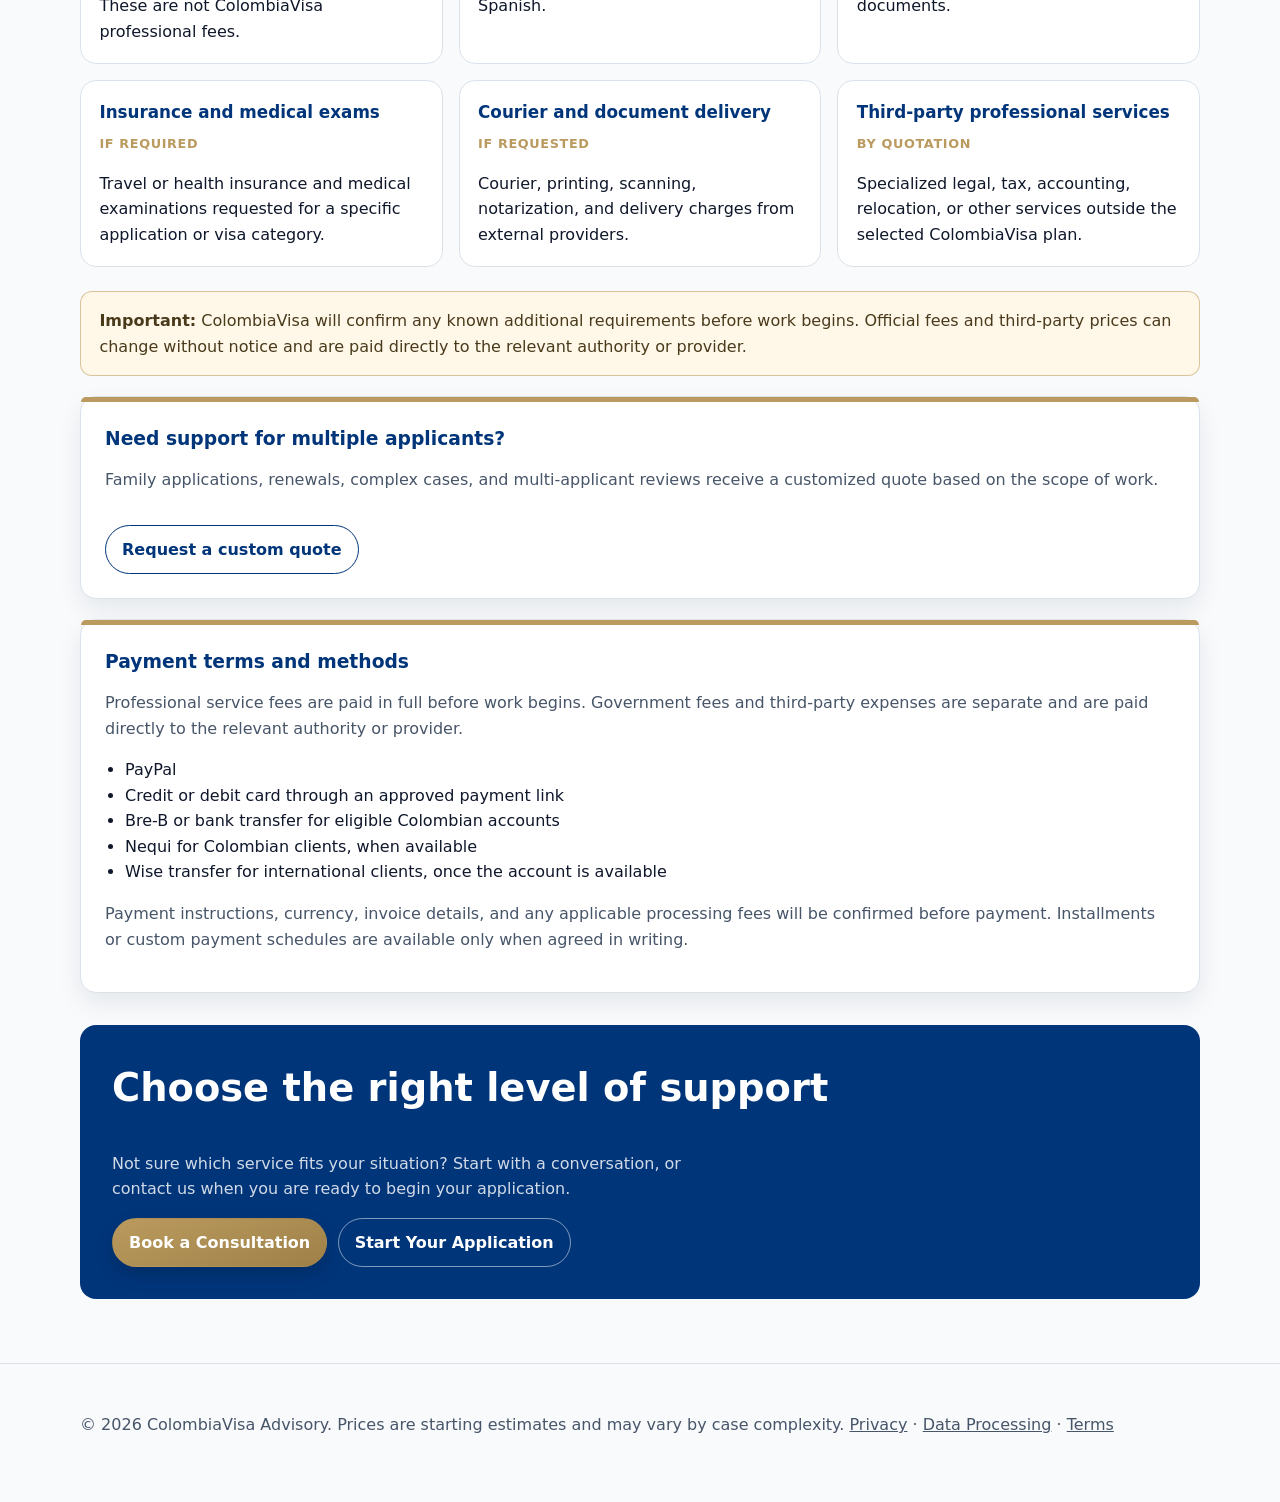
<file: pricing.html>
<!doctype html>
<html lang="en">
  <head>
    <meta charset="UTF-8" />
    <meta name="viewport" content="width=device-width, initial-scale=1.0" />
    <title>Pricing | ColombiaVisa</title>
    <meta name="description" content="Transparent prices for ColombiaVisa consultation, document review, application readiness, and full application support." />
    <link rel="canonical" href="https://colombiavisa.company/pricing.html" />
    <link rel="icon" type="image/png" href="assets/colombiavisa-logo.png" />
    <meta property="og:type" content="website" />
    <meta property="og:url" content="https://colombiavisa.company/pricing.html" />
    <meta property="og:title" content="Colombian Visa Service Pricing | ColombiaVisa" />
    <meta property="og:description" content="Transparent prices for consultation, document review, application readiness, and full application support." />
    <meta property="og:image" content="https://colombiavisa.company/assets/colombiavisa-header.png" />
    <meta name="twitter:card" content="summary_large_image" />
    <link rel="stylesheet" href="styles.css" />
  </head>
  <body>
    <header>
      <div class="container nav" aria-label="Primary navigation">
        <a class="brand" href="index.html" aria-label="ColombiaVisa home">
          <img class="brand-mark" src="assets/colombiavisa-header.png" alt="Colombia Visa Company" />
        </a>
        <div class="actions">
          <a class="button button-secondary" href="index.html">Home</a>
          <a class="button button-secondary" href="visas.html">Visa types</a>
          <a class="button button-secondary" href="faqs.html">FAQs</a>
          <a class="button button-secondary" href="pricing.html">Pricing</a>
          <a class="button button-primary" href="contacto.html">Contact us</a>
        </div>
      </div>
    </header>

    <main>
      <section class="page-hero" aria-labelledby="pricing-heading">
        <div class="container">
          <h1 id="pricing-heading">Clear, transparent pricing</h1>
          <p>Choose the level of support that fits your Colombian visa preparation needs.</p>
        </div>
      </section>

      <section class="page-content" aria-labelledby="plans-heading">
        <div class="container">
          <h2 id="plans-heading">Professional support plans</h2>
          <div class="pricing-grid">
            <article class="pricing-card">
              <h3>Consultation</h3>
              <p class="price">$64 <span>USD / session</span></p>
              <p class="muted">A focused conversation to understand your situation and outline practical next steps.</p>
              <ul>
                <li>Up to 45 minutes</li>
                <li>Visa pathway discussion</li>
                <li>Personalized next-step summary</li>
              </ul>
              <a class="button button-primary" href="contacto.html">Get started</a>
            </article>

            <article class="pricing-card featured">
              <h3>Document Review</h3>
              <p class="price">$176 <span>USD / application</span></p>
              <p class="muted">A structured review to identify missing, inconsistent, or unclear documents.</p>
              <ul>
                <li>Checklist and document review</li>
                <li>Consistency and completeness notes</li>
                <li>Written action plan</li>
              </ul>
              <a class="button button-primary" href="contacto.html">Choose this plan</a>
            </article>

            <article class="pricing-card">
              <h3>Application Readiness</h3>
              <p class="price">$283 <span>USD / application</span></p>
              <p class="muted">A final preparation review for applicants who want a comprehensive readiness check.</p>
              <ul>
                <li>Everything in Document Review</li>
                <li>Application information cross-check</li>
                <li>Final submission-readiness guidance</li>
              </ul>
              <a class="button button-primary" href="contacto.html">Request a review</a>
            </article>

            <article class="pricing-card">
              <h3>Full Application Support</h3>
              <p class="price">$494 <span>USD / application</span></p>
              <p class="muted">End-to-end support from document preparation through online submission.</p>
              <ul>
                <li>Everything in Application Readiness</li>
                <li>Application form completion support</li>
                <li>Submission guidance and follow-up</li>
              </ul>
              <a class="button button-primary" href="contacto.html">Start your application</a>
            </article>
          </div>

          <section class="excluded-costs" aria-labelledby="excluded-costs-heading">
            <div class="section-heading">
              <p class="eyebrow">Separate expenses</p>
              <h2 id="excluded-costs-heading">Costs not included in our service fees</h2>
              <p class="muted">These expenses are paid separately when applicable. The final amount depends on your visa type, nationality, documents, and the provider you choose.</p>
            </div>
            <div class="excluded-costs-grid">
              <article class="cost-card">
                <h3>Government visa fees</h3>
                <p class="cost-label">Variable</p>
                <p>Official application and visa issuance fees set by Colombian authorities. These are not ColombiaVisa professional fees.</p>
              </article>
              <article class="cost-card">
                <h3>Translations</h3>
                <p class="cost-label">Variable</p>
                <p>Sworn or certified translations required for documents that are not accepted in Spanish.</p>
              </article>
              <article class="cost-card">
                <h3>Apostilles and legalizations</h3>
                <p class="cost-label">Variable</p>
                <p>Fees charged by the issuing country or authority to authenticate foreign documents.</p>
              </article>
              <article class="cost-card">
                <h3>Insurance and medical exams</h3>
                <p class="cost-label">If required</p>
                <p>Travel or health insurance and medical examinations requested for a specific application or visa category.</p>
              </article>
              <article class="cost-card">
                <h3>Courier and document delivery</h3>
                <p class="cost-label">If requested</p>
                <p>Courier, printing, scanning, notarization, and delivery charges from external providers.</p>
              </article>
              <article class="cost-card">
                <h3>Third-party professional services</h3>
                <p class="cost-label">By quotation</p>
                <p>Specialized legal, tax, accounting, relocation, or other services outside the selected ColombiaVisa plan.</p>
              </article>
            </div>
            <div class="notice">
              <strong>Important:</strong> ColombiaVisa will confirm any known additional requirements before work begins. Official fees and third-party prices can change without notice and are paid directly to the relevant authority or provider.
            </div>
          </section>

          <div class="content-card section-card">
            <h3>Need support for multiple applicants?</h3>
            <p class="muted">Family applications, renewals, complex cases, and multi-applicant reviews receive a customized quote based on the scope of work.</p>
            <a class="button button-secondary section-card-link" href="contacto.html">Request a custom quote</a>
          </div>

          <div class="content-card payment-card section-card">
            <h3>Payment terms and methods</h3>
            <p class="muted">Professional service fees are paid in full before work begins. Government fees and third-party expenses are separate and are paid directly to the relevant authority or provider.</p>
            <ul class="requirements-list">
              <li>PayPal</li>
              <li>Credit or debit card through an approved payment link</li>
              <li>Bre-B or bank transfer for eligible Colombian accounts</li>
              <li>Nequi for Colombian clients, when available</li>
              <li>Wise transfer for international clients, once the account is available</li>
            </ul>
            <p class="muted">Payment instructions, currency, invoice details, and any applicable processing fees will be confirmed before payment. Installments or custom payment schedules are available only when agreed in writing.</p>
          </div>

          <section class="page-cta" aria-labelledby="pricing-cta-heading">
            <h2 id="pricing-cta-heading">Choose the right level of support</h2>
            <p>Not sure which service fits your situation? Start with a conversation, or contact us when you are ready to begin your application.</p>
            <div class="actions section-actions">
              <a class="button button-primary" href="contacto.html">Book a Consultation</a>
              <a class="button button-secondary" href="contacto.html">Start Your Application</a>
            </div>
          </section>
        </div>
      </section>
    </main>

    <footer>
      <div class="container">
        <p>© 2026 ColombiaVisa Advisory. Prices are starting estimates and may vary by case complexity. <a href="privacy-policy.html">Privacy</a> · <a href="data-processing-policy.html">Data Processing</a> · <a href="terms-of-service.html">Terms</a></p>
      </div>
    </footer>
  </body>
</html>
</file>
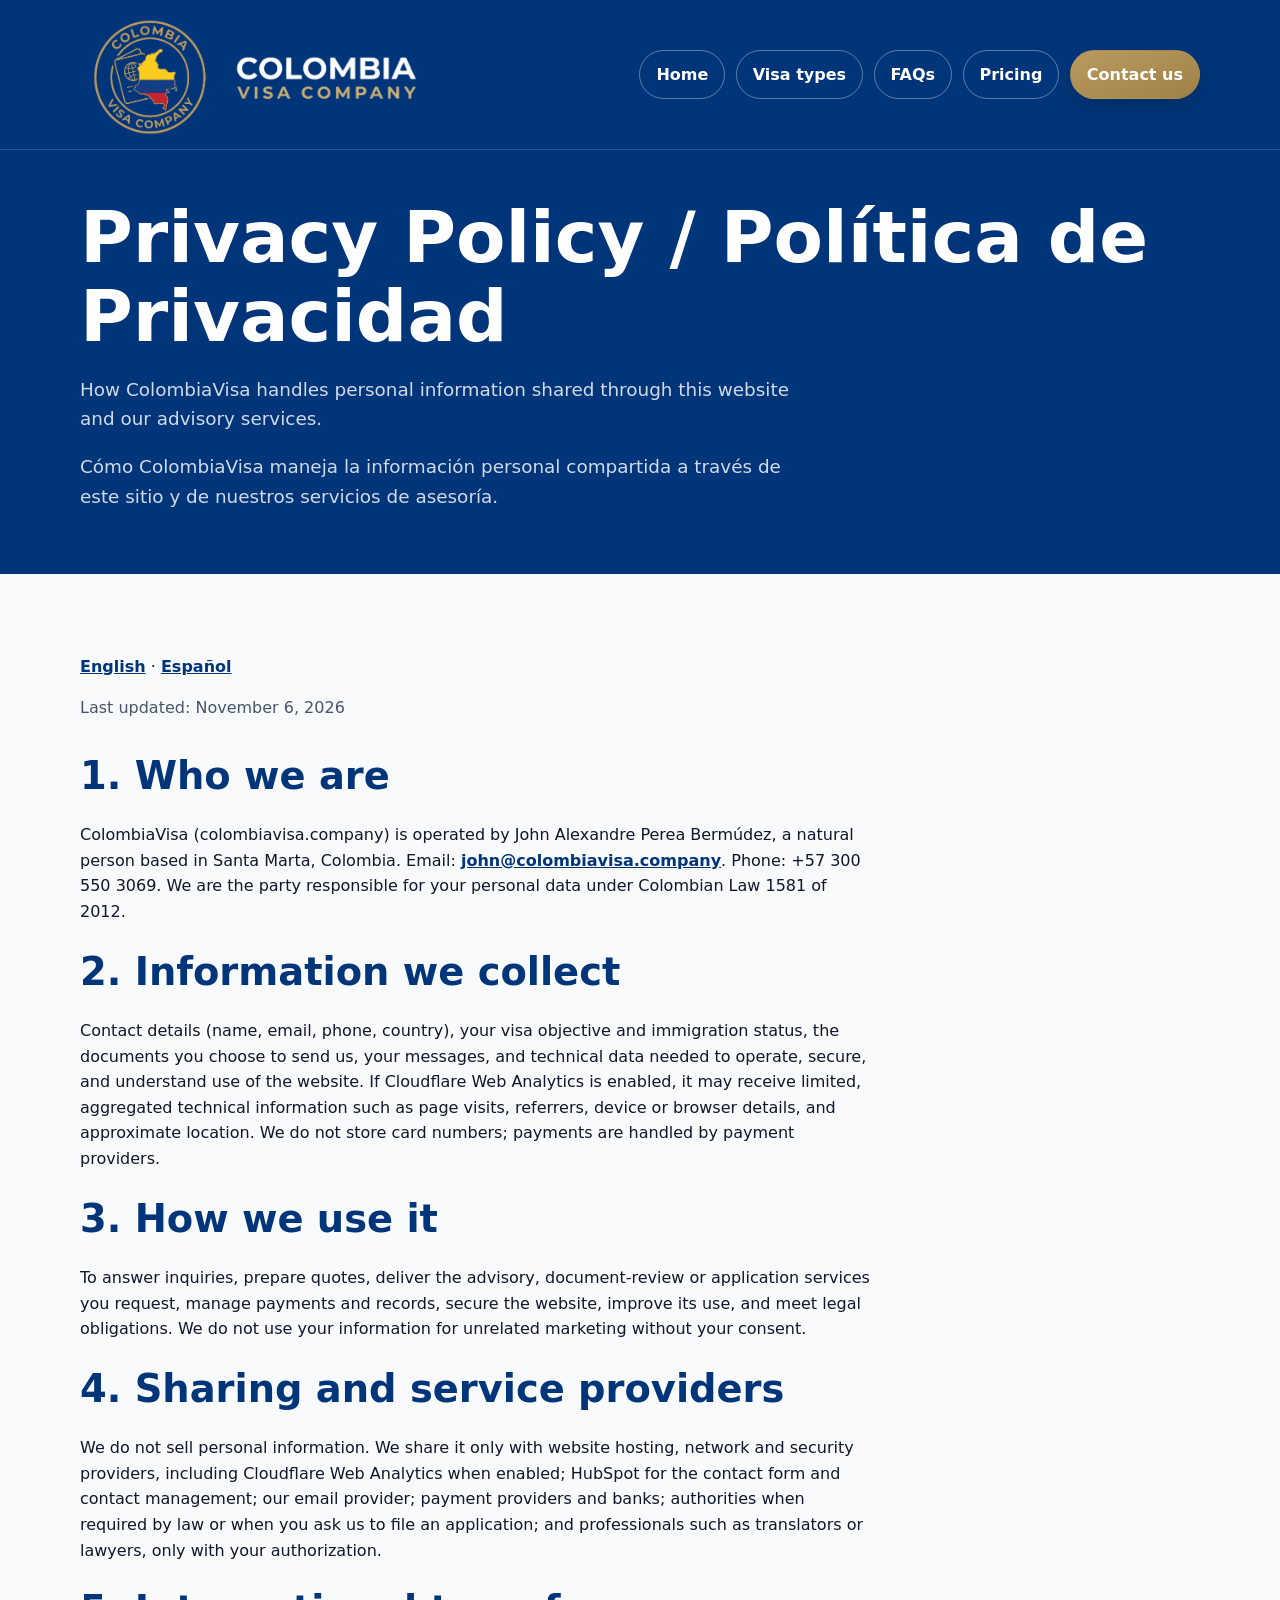
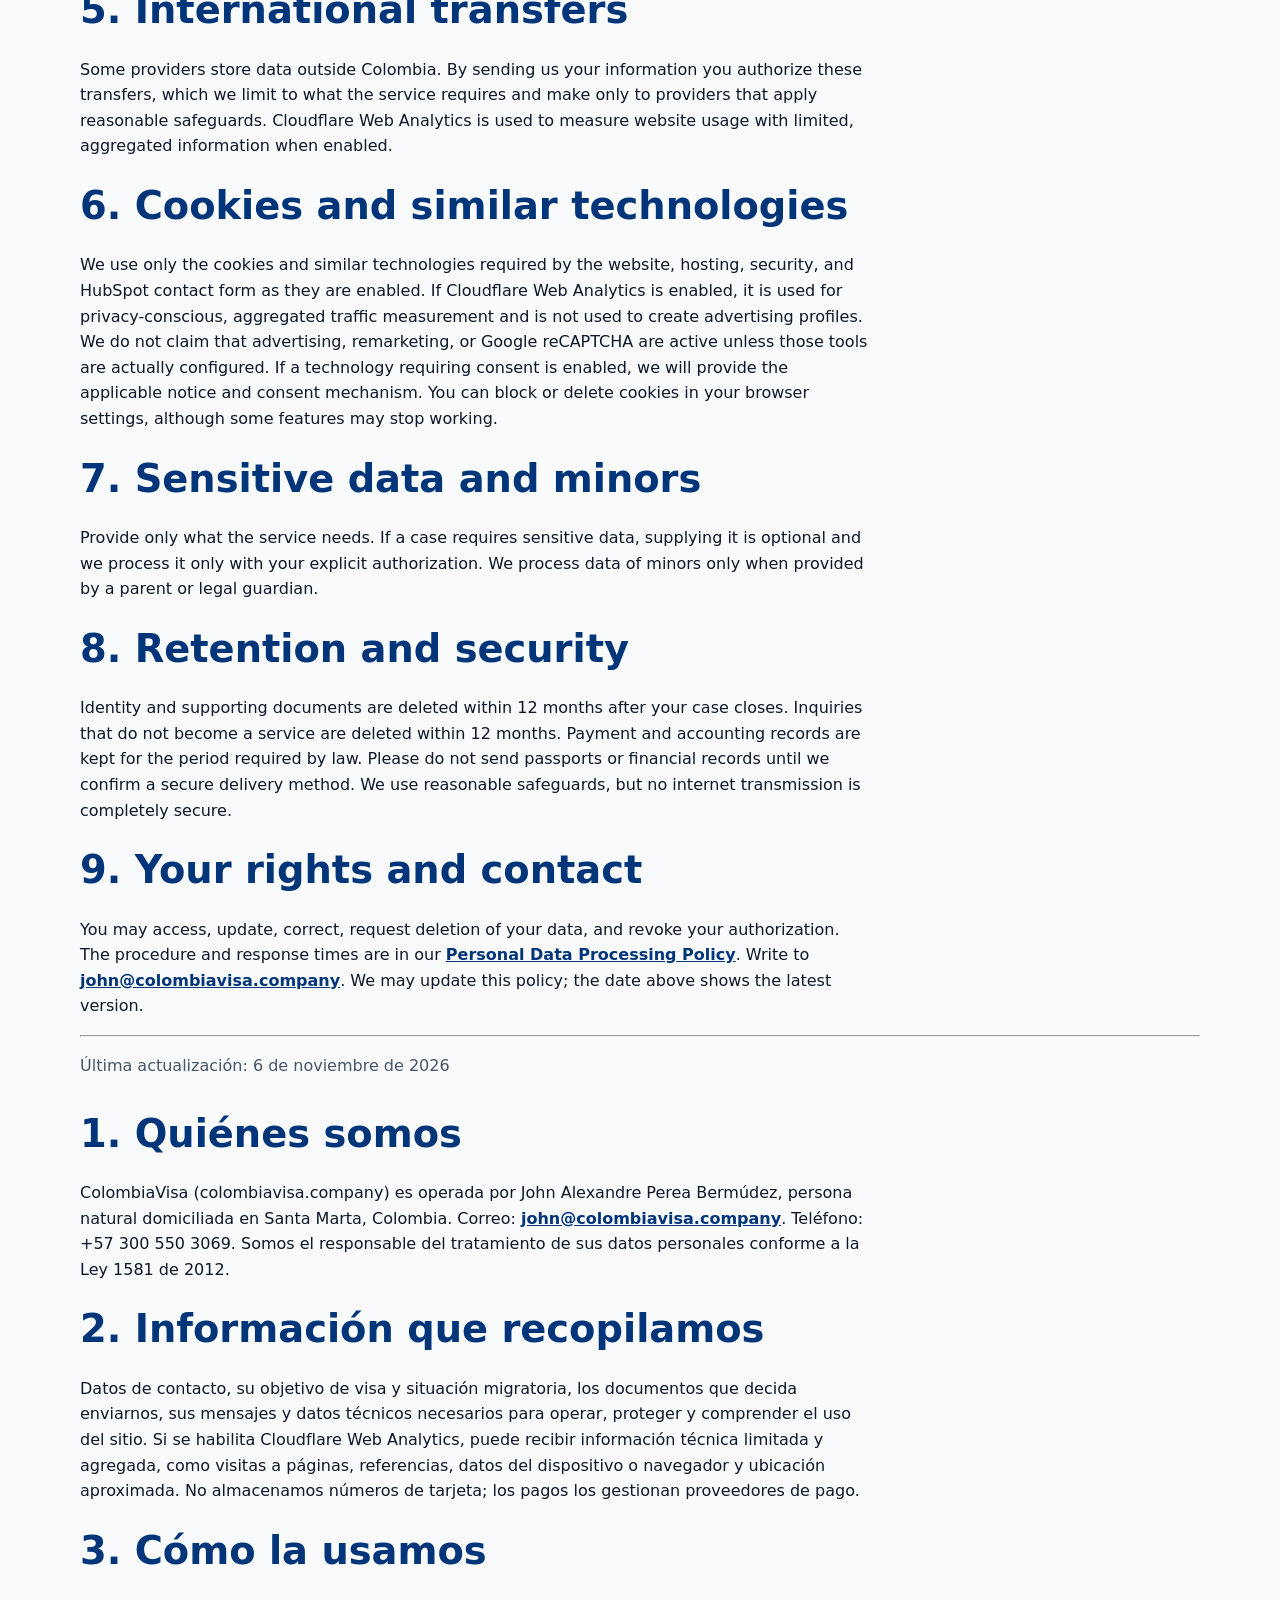
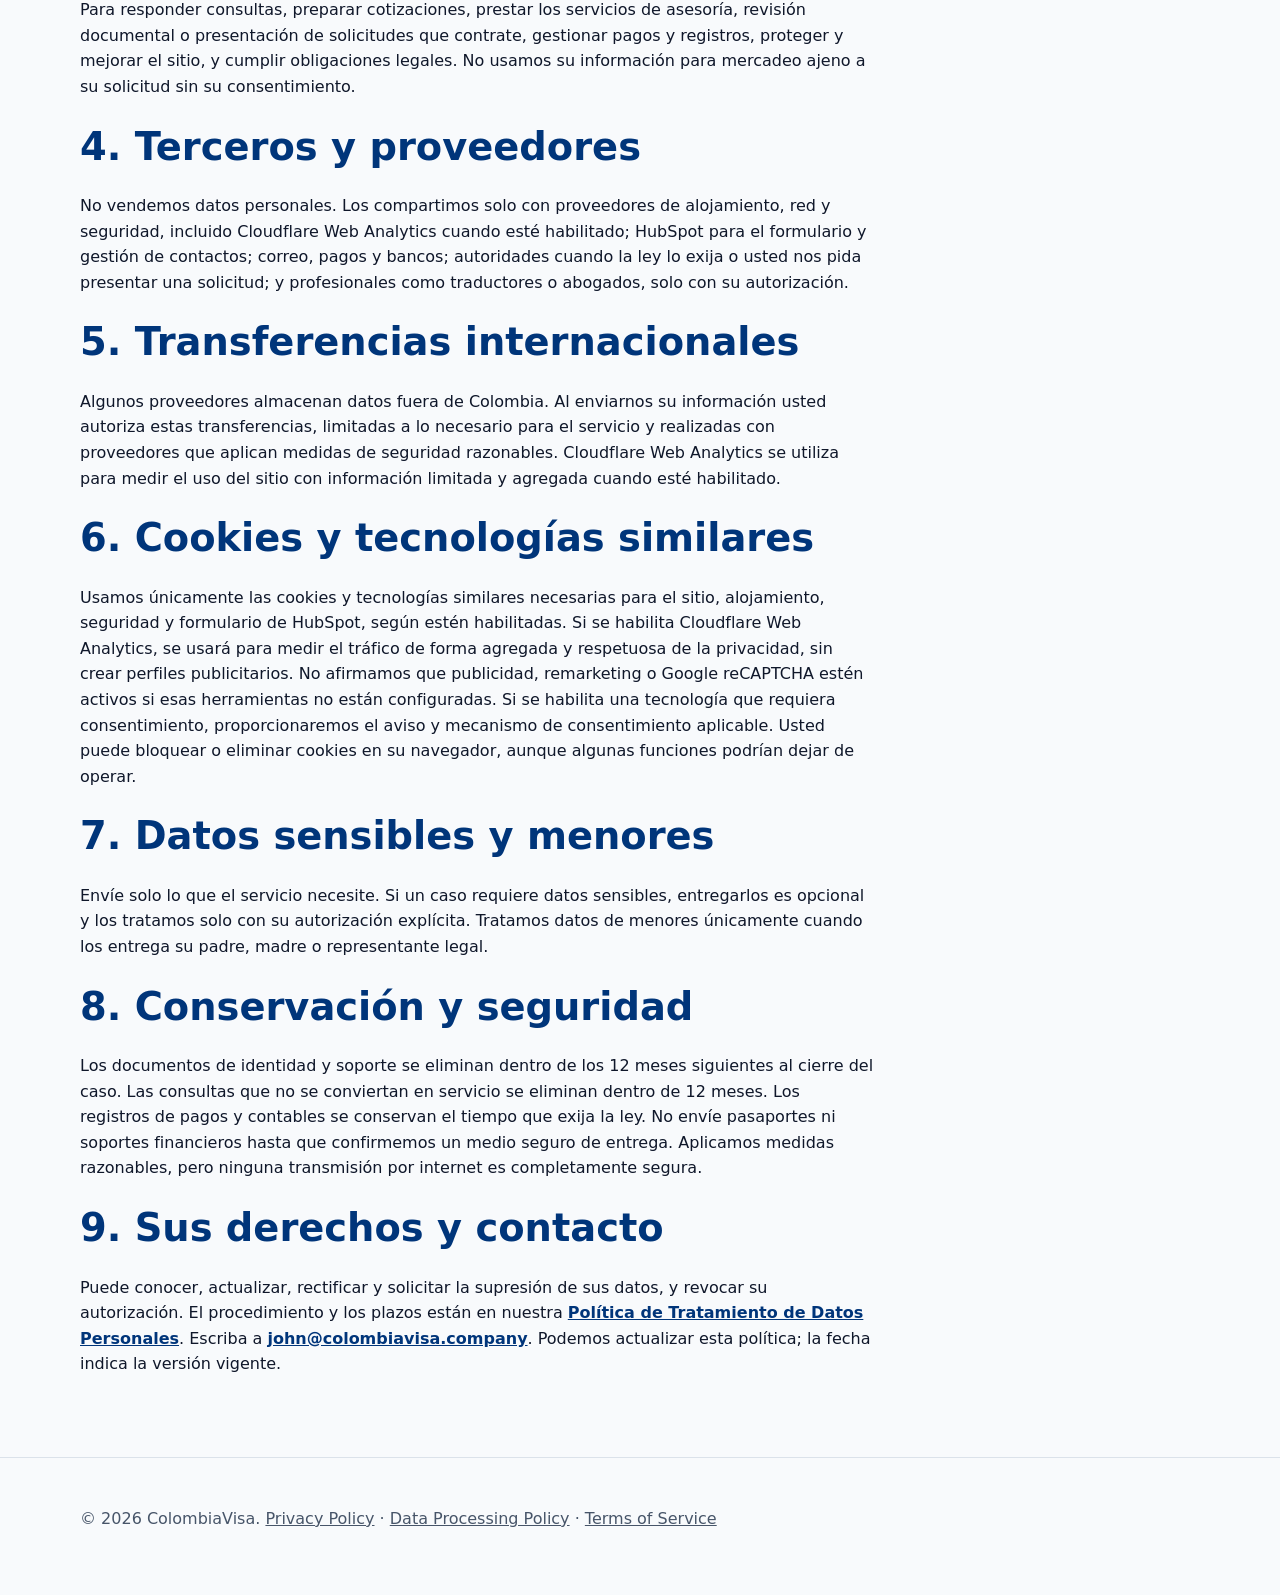
<file: privacy-policy.html>
<!doctype html>
<html lang="en">
  <head>
    <meta charset="UTF-8" />
    <meta name="viewport" content="width=device-width, initial-scale=1.0" />
    <title>Privacy Policy | ColombiaVisa</title>
    <meta name="description" content="How ColombiaVisa handles personal information shared through this website and our advisory services. / Cómo ColombiaVisa maneja la información personal compartida a través de este sitio y de nuestros servicios de asesoría." />
    <link rel="canonical" href="https://colombiavisa.company/privacy-policy.html" />
    <link rel="icon" type="image/png" href="assets/colombiavisa-logo.png" />
    <link rel="stylesheet" href="styles.css" />
  </head>
  <body>
    <header>
      <div class="container nav" aria-label="Primary navigation">
        <a class="brand" href="index.html" aria-label="ColombiaVisa home"><img class="brand-mark" src="assets/colombiavisa-header.png" alt="Colombia Visa Company" /></a>
        <div class="actions">
          <a class="button button-secondary" href="index.html">Home</a>
          <a class="button button-secondary" href="visas.html">Visa types</a>
          <a class="button button-secondary" href="faqs.html">FAQs</a>
          <a class="button button-secondary" href="pricing.html">Pricing</a>
          <a class="button button-primary" href="contacto.html">Contact us</a>
        </div>
      </div>
    </header>
    <main>
      <section class="page-hero" aria-labelledby="privacy-heading">
        <div class="container">
          <h1 id="privacy-heading">Privacy Policy / Política de Privacidad</h1>
          <p>How ColombiaVisa handles personal information shared through this website and our advisory services.</p>
          <p>Cómo ColombiaVisa maneja la información personal compartida a través de este sitio y de nuestros servicios de asesoría.</p>
        </div>
      </section>
      <section class="page-content legal-content">
        <div class="container">
          <p><a class="source-link" href="#en">English</a> · <a class="source-link" href="#es">Español</a></p>
          <div id="en" lang="en">
            <p class="muted">Last updated: November 6, 2026</p>
            <h2>1. Who we are</h2>
            <p>ColombiaVisa (colombiavisa.company) is operated by John Alexandre Perea Bermúdez, a natural person based in Santa Marta, Colombia. Email: <a class="source-link" href="mailto:john@colombiavisa.company">john@colombiavisa.company</a>. Phone: +57 300 550 3069. We are the party responsible for your personal data under Colombian Law 1581 of 2012.</p>
            <h2>2. Information we collect</h2>
            <p>Contact details (name, email, phone, country), your visa objective and immigration status, the documents you choose to send us, your messages, and technical data needed to operate, secure, and understand use of the website. If Cloudflare Web Analytics is enabled, it may receive limited, aggregated technical information such as page visits, referrers, device or browser details, and approximate location. We do not store card numbers; payments are handled by payment providers.</p>
            <h2>3. How we use it</h2>
            <p>To answer inquiries, prepare quotes, deliver the advisory, document-review or application services you request, manage payments and records, secure the website, improve its use, and meet legal obligations. We do not use your information for unrelated marketing without your consent.</p>
            <h2>4. Sharing and service providers</h2>
            <p>We do not sell personal information. We share it only with website hosting, network and security providers, including Cloudflare Web Analytics when enabled; HubSpot for the contact form and contact management; our email provider; payment providers and banks; authorities when required by law or when you ask us to file an application; and professionals such as translators or lawyers, only with your authorization.</p>
            <h2>5. International transfers</h2>
            <p>Some providers store data outside Colombia. By sending us your information you authorize these transfers, which we limit to what the service requires and make only to providers that apply reasonable safeguards. Cloudflare Web Analytics is used to measure website usage with limited, aggregated information when enabled.</p>
            <h2>6. Cookies and similar technologies</h2>
            <p>We use only the cookies and similar technologies required by the website, hosting, security, and HubSpot contact form as they are enabled. If Cloudflare Web Analytics is enabled, it is used for privacy-conscious, aggregated traffic measurement and is not used to create advertising profiles. We do not claim that advertising, remarketing, or Google reCAPTCHA are active unless those tools are actually configured. If a technology requiring consent is enabled, we will provide the applicable notice and consent mechanism. You can block or delete cookies in your browser settings, although some features may stop working.</p>
            <h2>7. Sensitive data and minors</h2>
            <p>Provide only what the service needs. If a case requires sensitive data, supplying it is optional and we process it only with your explicit authorization. We process data of minors only when provided by a parent or legal guardian.</p>
            <h2>8. Retention and security</h2>
            <p>Identity and supporting documents are deleted within 12 months after your case closes. Inquiries that do not become a service are deleted within 12 months. Payment and accounting records are kept for the period required by law. Please do not send passports or financial records until we confirm a secure delivery method. We use reasonable safeguards, but no internet transmission is completely secure.</p>
            <h2>9. Your rights and contact</h2>
            <p>You may access, update, correct, request deletion of your data, and revoke your authorization. The procedure and response times are in our <a class="source-link" href="data-processing-policy.html">Personal Data Processing Policy</a>. Write to <a class="source-link" href="mailto:john@colombiavisa.company">john@colombiavisa.company</a>. We may update this policy; the date above shows the latest version.</p>
          </div>
          <hr />
          <div id="es" lang="es">
            <p class="muted">Última actualización: 6 de noviembre de 2026</p>
            <h2>1. Quiénes somos</h2>
            <p>ColombiaVisa (colombiavisa.company) es operada por John Alexandre Perea Bermúdez, persona natural domiciliada en Santa Marta, Colombia. Correo: <a class="source-link" href="mailto:john@colombiavisa.company">john@colombiavisa.company</a>. Teléfono: +57 300 550 3069. Somos el responsable del tratamiento de sus datos personales conforme a la Ley 1581 de 2012.</p>
            <h2>2. Información que recopilamos</h2>
            <p>Datos de contacto, su objetivo de visa y situación migratoria, los documentos que decida enviarnos, sus mensajes y datos técnicos necesarios para operar, proteger y comprender el uso del sitio. Si se habilita Cloudflare Web Analytics, puede recibir información técnica limitada y agregada, como visitas a páginas, referencias, datos del dispositivo o navegador y ubicación aproximada. No almacenamos números de tarjeta; los pagos los gestionan proveedores de pago.</p>
            <h2>3. Cómo la usamos</h2>
            <p>Para responder consultas, preparar cotizaciones, prestar los servicios de asesoría, revisión documental o presentación de solicitudes que contrate, gestionar pagos y registros, proteger y mejorar el sitio, y cumplir obligaciones legales. No usamos su información para mercadeo ajeno a su solicitud sin su consentimiento.</p>
            <h2>4. Terceros y proveedores</h2>
            <p>No vendemos datos personales. Los compartimos solo con proveedores de alojamiento, red y seguridad, incluido Cloudflare Web Analytics cuando esté habilitado; HubSpot para el formulario y gestión de contactos; correo, pagos y bancos; autoridades cuando la ley lo exija o usted nos pida presentar una solicitud; y profesionales como traductores o abogados, solo con su autorización.</p>
            <h2>5. Transferencias internacionales</h2>
            <p>Algunos proveedores almacenan datos fuera de Colombia. Al enviarnos su información usted autoriza estas transferencias, limitadas a lo necesario para el servicio y realizadas con proveedores que aplican medidas de seguridad razonables. Cloudflare Web Analytics se utiliza para medir el uso del sitio con información limitada y agregada cuando esté habilitado.</p>
            <h2>6. Cookies y tecnologías similares</h2>
            <p>Usamos únicamente las cookies y tecnologías similares necesarias para el sitio, alojamiento, seguridad y formulario de HubSpot, según estén habilitadas. Si se habilita Cloudflare Web Analytics, se usará para medir el tráfico de forma agregada y respetuosa de la privacidad, sin crear perfiles publicitarios. No afirmamos que publicidad, remarketing o Google reCAPTCHA estén activos si esas herramientas no están configuradas. Si se habilita una tecnología que requiera consentimiento, proporcionaremos el aviso y mecanismo de consentimiento aplicable. Usted puede bloquear o eliminar cookies en su navegador, aunque algunas funciones podrían dejar de operar.</p>
            <h2>7. Datos sensibles y menores</h2>
            <p>Envíe solo lo que el servicio necesite. Si un caso requiere datos sensibles, entregarlos es opcional y los tratamos solo con su autorización explícita. Tratamos datos de menores únicamente cuando los entrega su padre, madre o representante legal.</p>
            <h2>8. Conservación y seguridad</h2>
            <p>Los documentos de identidad y soporte se eliminan dentro de los 12 meses siguientes al cierre del caso. Las consultas que no se conviertan en servicio se eliminan dentro de 12 meses. Los registros de pagos y contables se conservan el tiempo que exija la ley. No envíe pasaportes ni soportes financieros hasta que confirmemos un medio seguro de entrega. Aplicamos medidas razonables, pero ninguna transmisión por internet es completamente segura.</p>
            <h2>9. Sus derechos y contacto</h2>
            <p>Puede conocer, actualizar, rectificar y solicitar la supresión de sus datos, y revocar su autorización. El procedimiento y los plazos están en nuestra <a class="source-link" href="data-processing-policy.html#es">Política de Tratamiento de Datos Personales</a>. Escriba a <a class="source-link" href="mailto:john@colombiavisa.company">john@colombiavisa.company</a>. Podemos actualizar esta política; la fecha indica la versión vigente.</p>
          </div>
        </div>
      </section>
    </main>
    <footer><div class="container"><p>© 2026 ColombiaVisa. <a href="privacy-policy.html">Privacy Policy</a> · <a href="data-processing-policy.html">Data Processing Policy</a> · <a href="terms-of-service.html">Terms of Service</a></p></div></footer>
  </body>
</html>
</file>
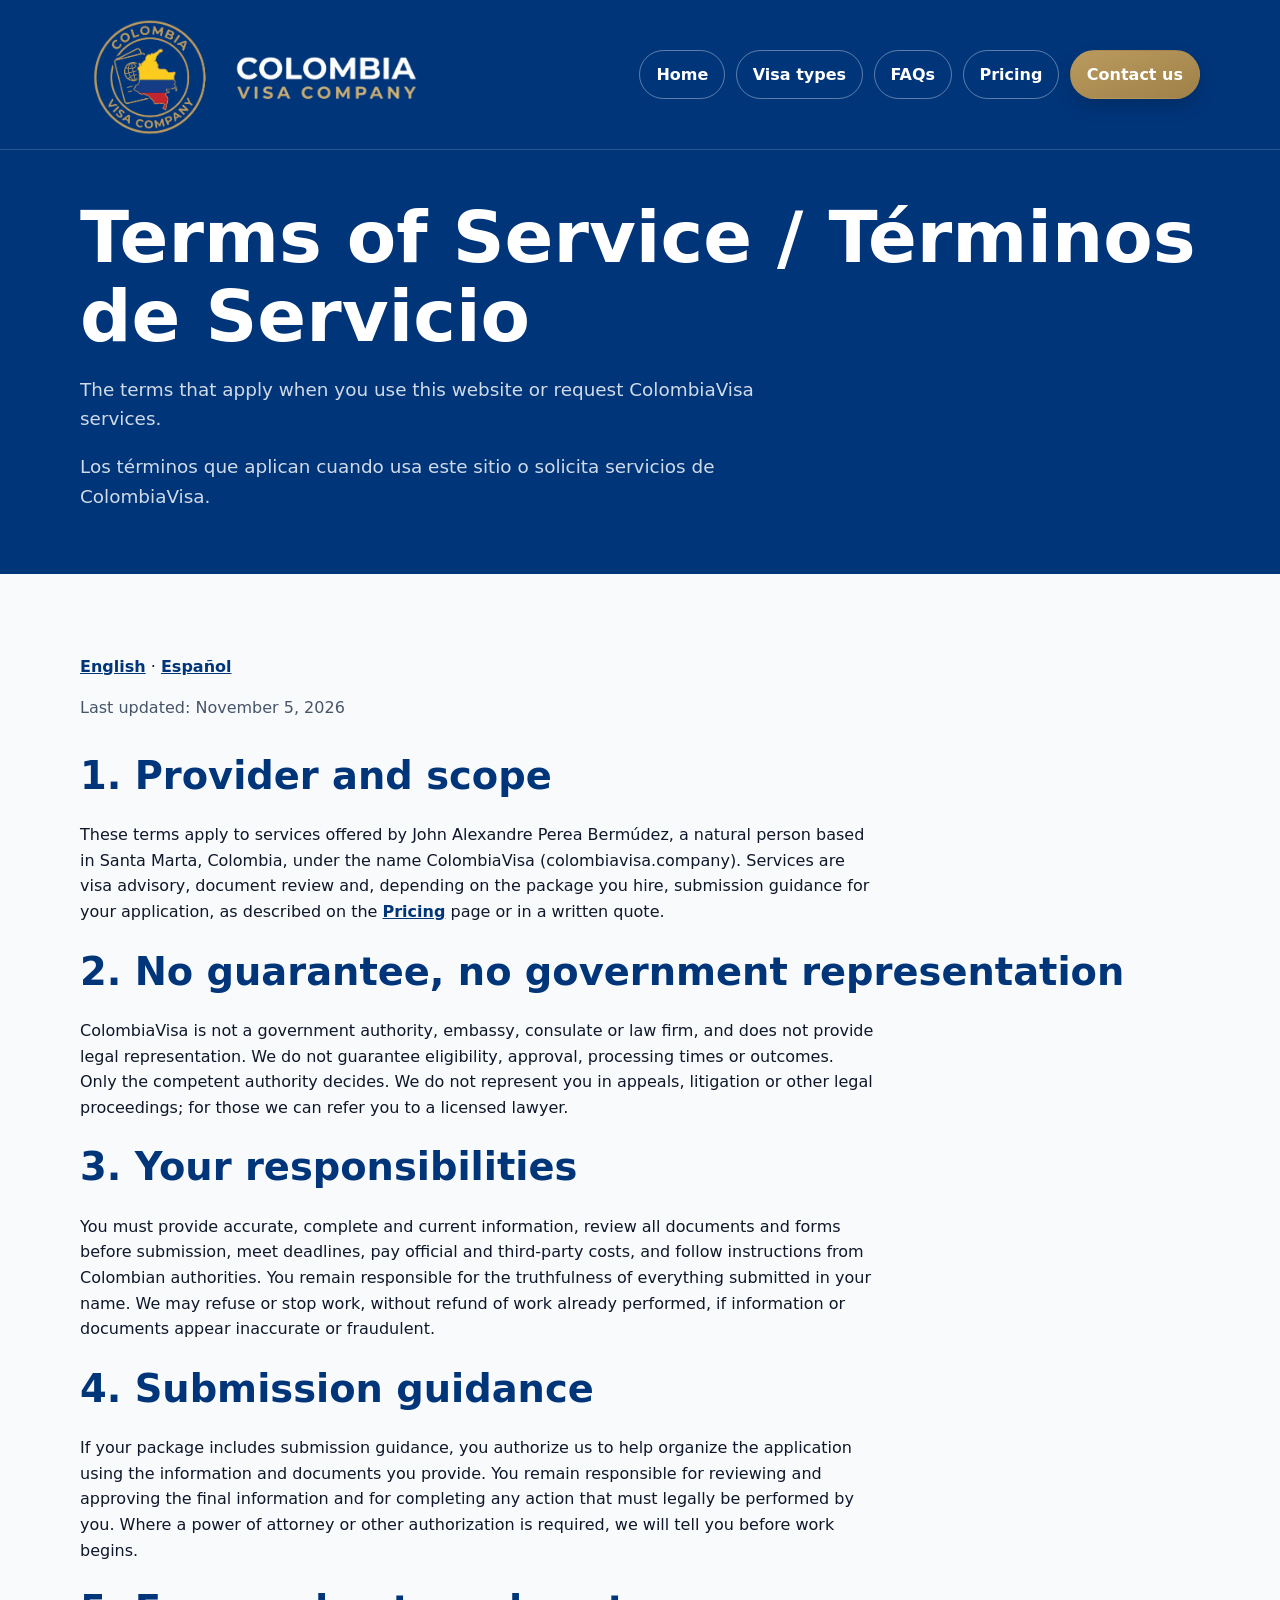
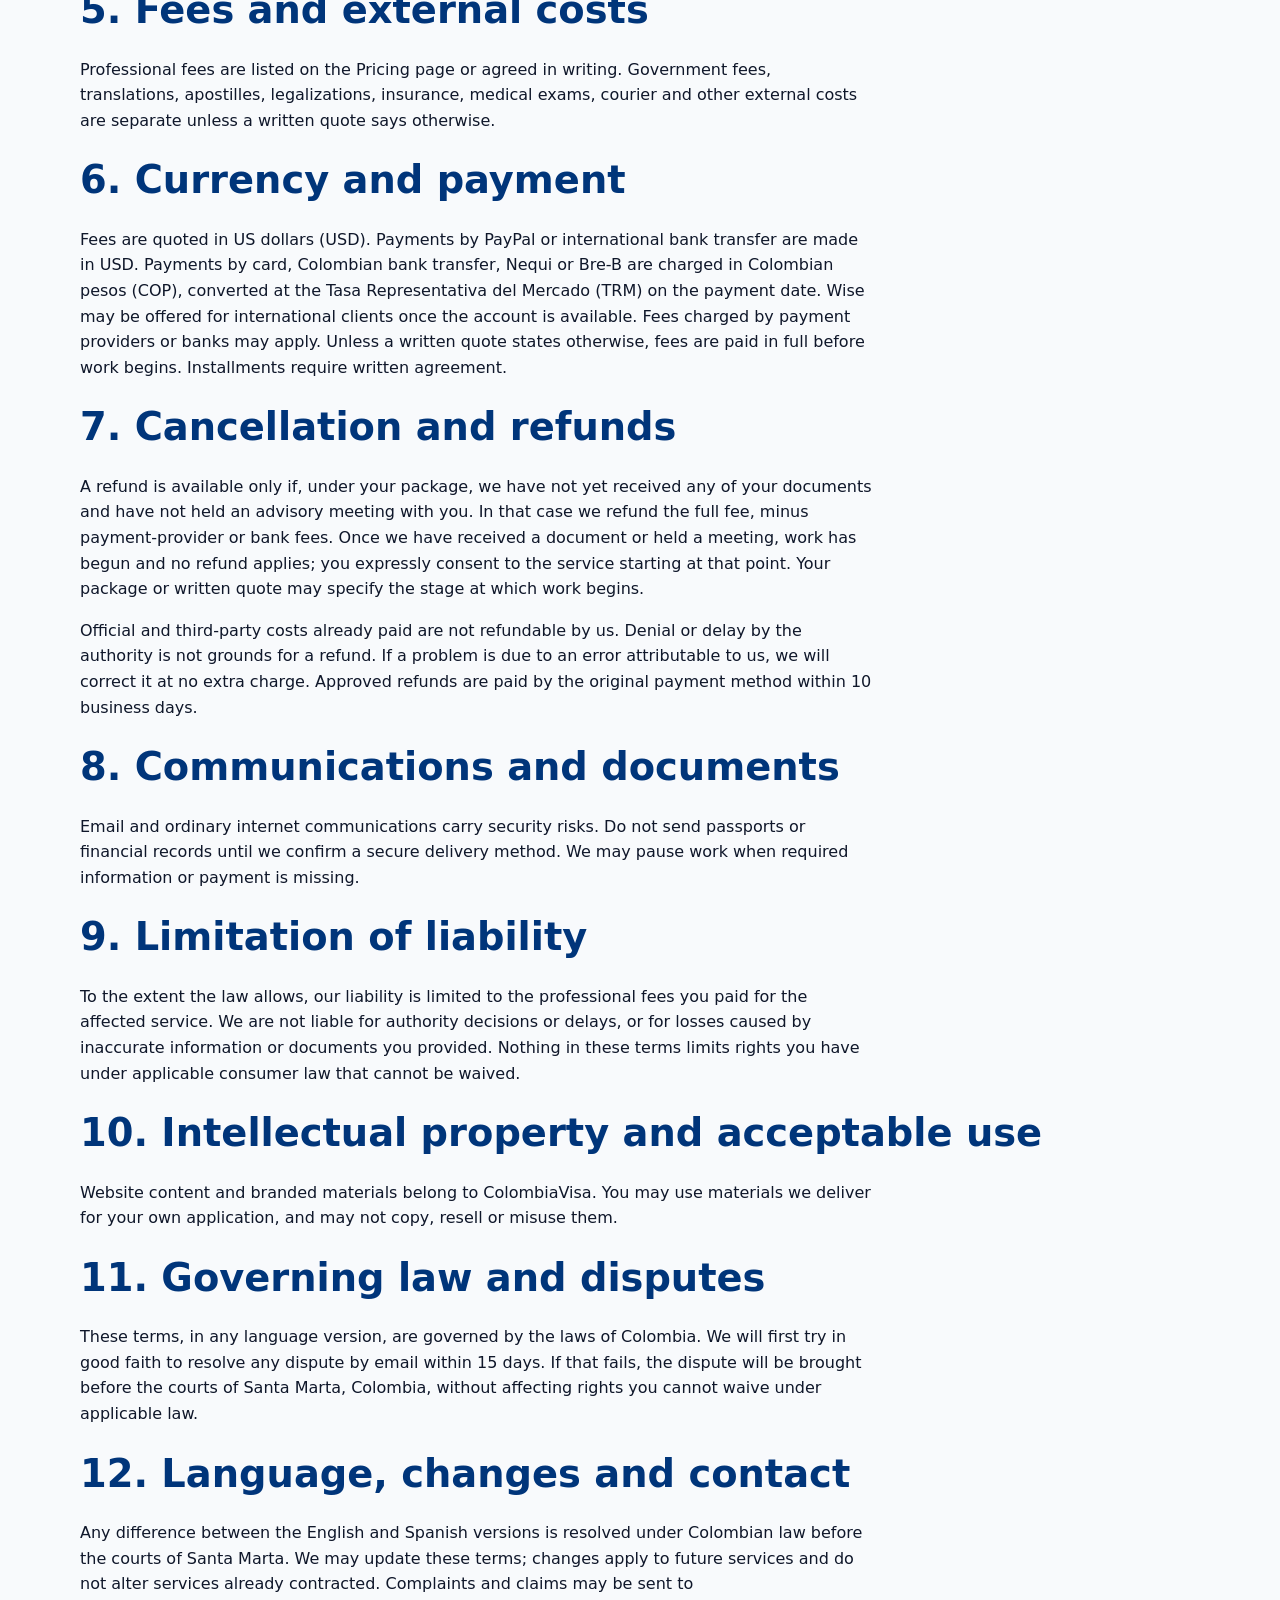
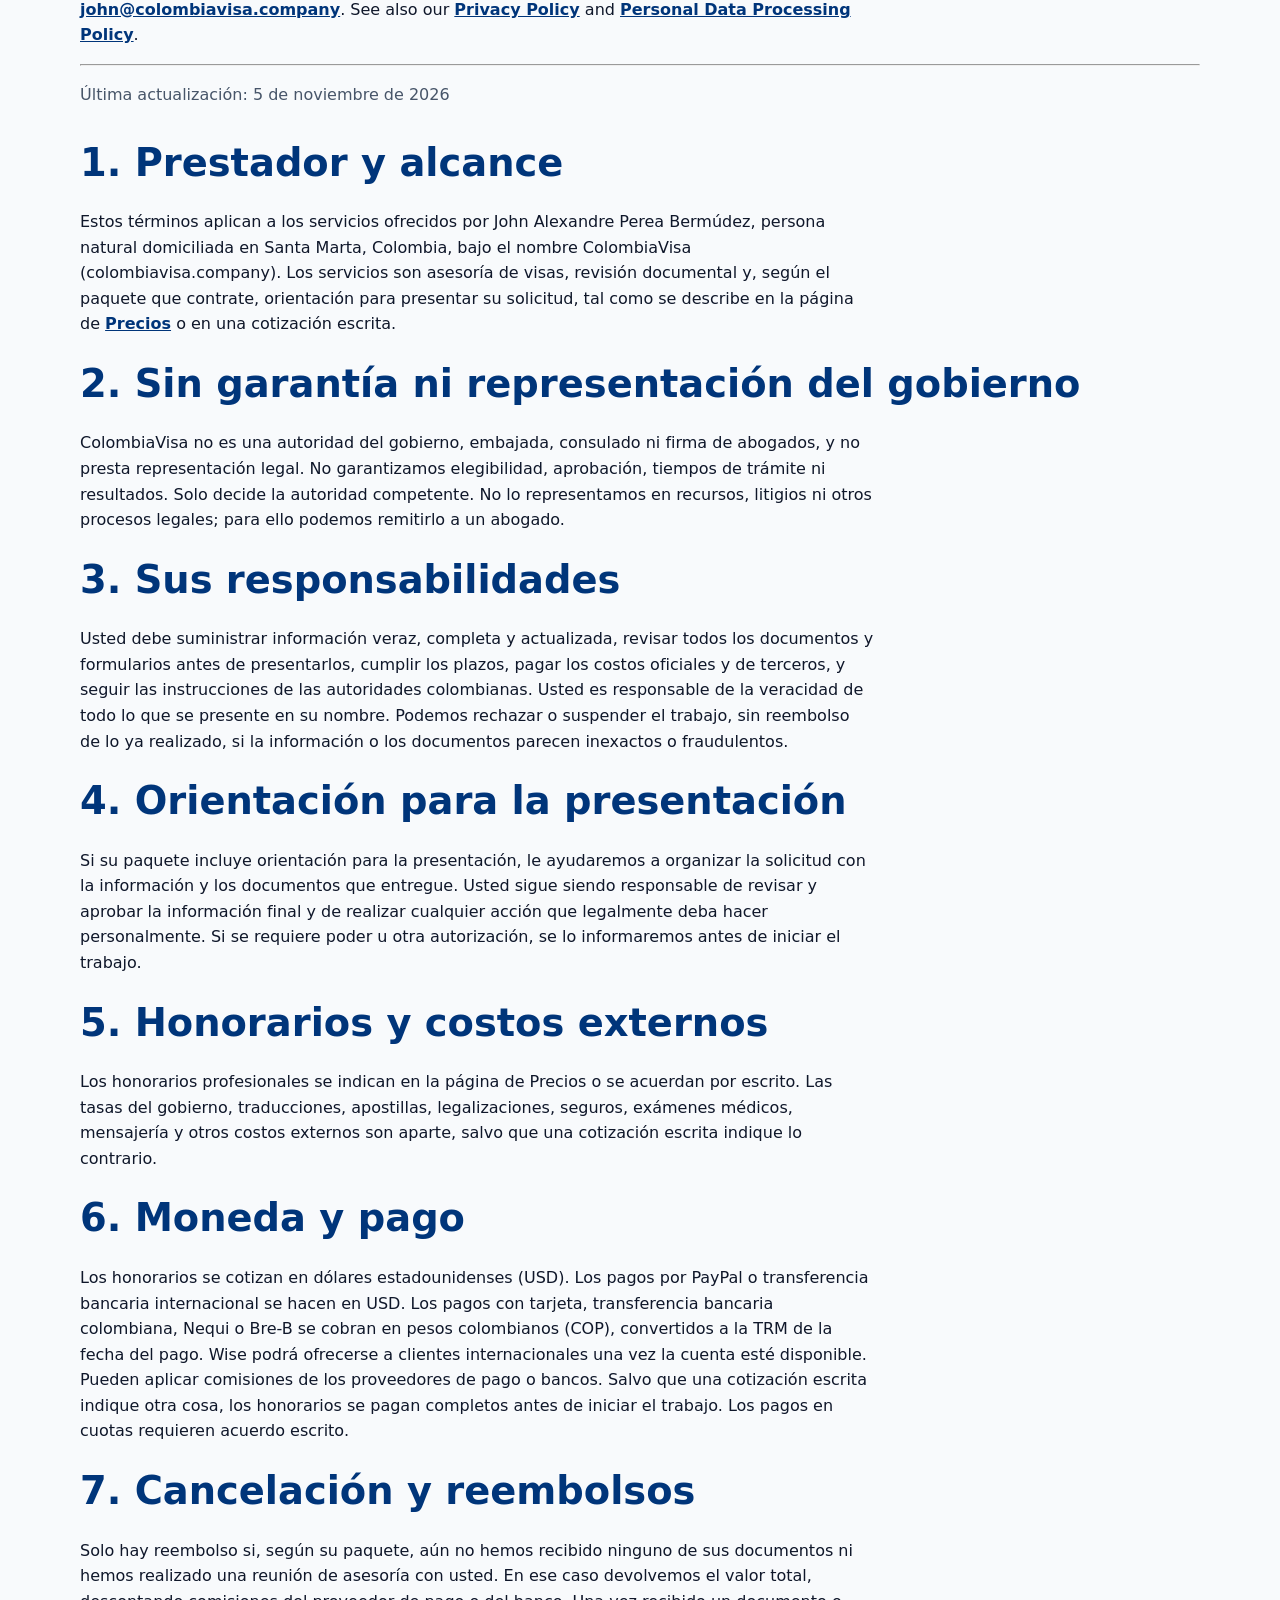
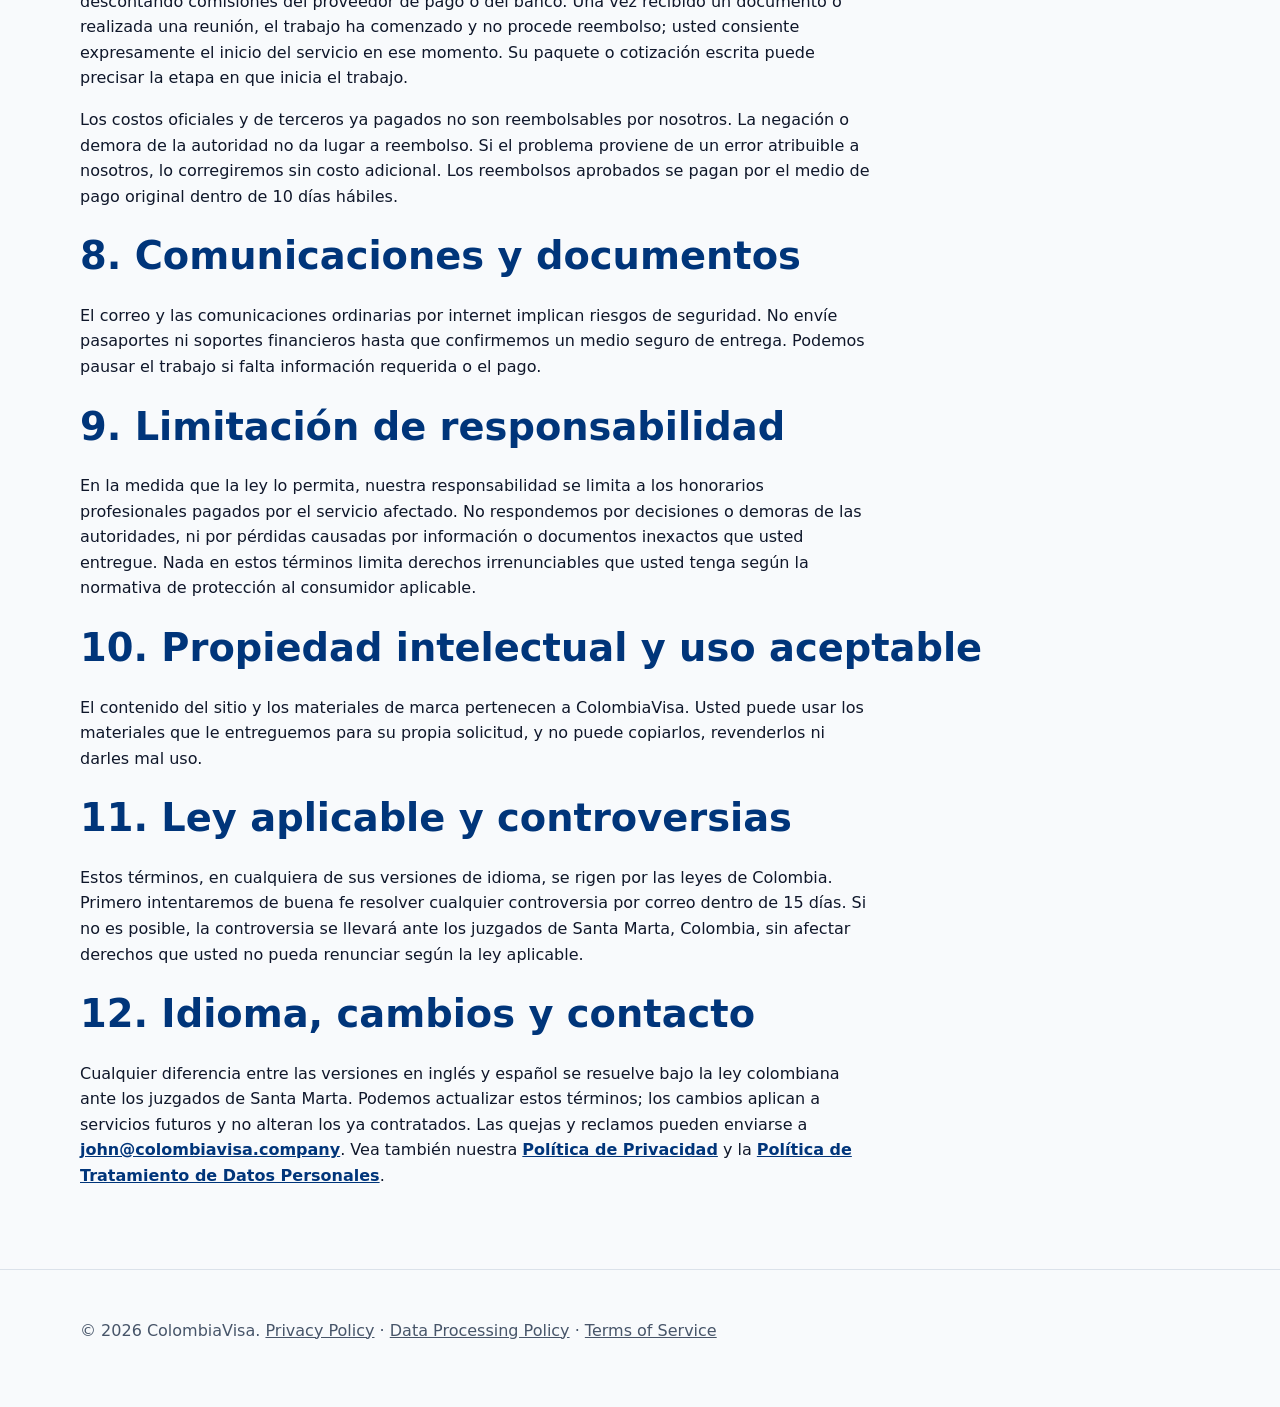
<file: terms-of-service.html>
<!doctype html>
<html lang="en">
  <head>
    <meta charset="UTF-8" />
    <meta name="viewport" content="width=device-width, initial-scale=1.0" />
    <title>Terms of Service | ColombiaVisa</title>
    <meta name="description" content="The terms that apply when you use this website or request ColombiaVisa services. / Los términos que aplican cuando usa este sitio o solicita servicios de ColombiaVisa." />
    <link rel="canonical" href="https://colombiavisa.company/terms-of-service.html" />
    <link rel="icon" type="image/png" href="assets/colombiavisa-logo.png" />
    <link rel="stylesheet" href="styles.css" />
  </head>
  <body>
    <header>
      <div class="container nav" aria-label="Primary navigation">
        <a class="brand" href="index.html" aria-label="ColombiaVisa home"><img class="brand-mark" src="assets/colombiavisa-header.png" alt="Colombia Visa Company" /></a>
        <div class="actions">
          <a class="button button-secondary" href="index.html">Home</a>
          <a class="button button-secondary" href="visas.html">Visa types</a>
          <a class="button button-secondary" href="faqs.html">FAQs</a>
          <a class="button button-secondary" href="pricing.html">Pricing</a>
          <a class="button button-primary" href="contacto.html">Contact us</a>
        </div>
      </div>
    </header>
    <main>
      <section class="page-hero" aria-labelledby="terms-heading">
        <div class="container">
          <h1 id="terms-heading">Terms of Service / Términos de Servicio</h1>
          <p>The terms that apply when you use this website or request ColombiaVisa services.</p>
          <p>Los términos que aplican cuando usa este sitio o solicita servicios de ColombiaVisa.</p>
        </div>
      </section>
      <section class="page-content legal-content">
        <div class="container">
          <p><a class="source-link" href="#en">English</a> · <a class="source-link" href="#es">Español</a></p>
          <div id="en" lang="en">
            <p class="muted">Last updated: November 5, 2026</p>
            <h2>1. Provider and scope</h2>
            <p>These terms apply to services offered by John Alexandre Perea Bermúdez, a natural person based in Santa Marta, Colombia, under the name ColombiaVisa (colombiavisa.company). Services are visa advisory, document review and, depending on the package you hire, submission guidance for your application, as described on the <a class="source-link" href="pricing.html">Pricing</a> page or in a written quote.</p>
            <h2>2. No guarantee, no government representation</h2>
            <p>ColombiaVisa is not a government authority, embassy, consulate or law firm, and does not provide legal representation. We do not guarantee eligibility, approval, processing times or outcomes. Only the competent authority decides. We do not represent you in appeals, litigation or other legal proceedings; for those we can refer you to a licensed lawyer.</p>
            <h2>3. Your responsibilities</h2>
            <p>You must provide accurate, complete and current information, review all documents and forms before submission, meet deadlines, pay official and third-party costs, and follow instructions from Colombian authorities. You remain responsible for the truthfulness of everything submitted in your name. We may refuse or stop work, without refund of work already performed, if information or documents appear inaccurate or fraudulent.</p>
            <h2>4. Submission guidance</h2>
            <p>If your package includes submission guidance, you authorize us to help organize the application using the information and documents you provide. You remain responsible for reviewing and approving the final information and for completing any action that must legally be performed by you. Where a power of attorney or other authorization is required, we will tell you before work begins.</p>
            <h2>5. Fees and external costs</h2>
            <p>Professional fees are listed on the Pricing page or agreed in writing. Government fees, translations, apostilles, legalizations, insurance, medical exams, courier and other external costs are separate unless a written quote says otherwise.</p>
            <h2>6. Currency and payment</h2>
            <p>Fees are quoted in US dollars (USD). Payments by PayPal or international bank transfer are made in USD. Payments by card, Colombian bank transfer, Nequi or Bre-B are charged in Colombian pesos (COP), converted at the Tasa Representativa del Mercado (TRM) on the payment date. Wise may be offered for international clients once the account is available. Fees charged by payment providers or banks may apply. Unless a written quote states otherwise, fees are paid in full before work begins. Installments require written agreement.</p>
            <h2>7. Cancellation and refunds</h2>
            <p>A refund is available only if, under your package, we have not yet received any of your documents and have not held an advisory meeting with you. In that case we refund the full fee, minus payment-provider or bank fees. Once we have received a document or held a meeting, work has begun and no refund applies; you expressly consent to the service starting at that point. Your package or written quote may specify the stage at which work begins.</p>
            <p>Official and third-party costs already paid are not refundable by us. Denial or delay by the authority is not grounds for a refund. If a problem is due to an error attributable to us, we will correct it at no extra charge. Approved refunds are paid by the original payment method within 10 business days.</p>
            <h2>8. Communications and documents</h2>
            <p>Email and ordinary internet communications carry security risks. Do not send passports or financial records until we confirm a secure delivery method. We may pause work when required information or payment is missing.</p>
            <h2>9. Limitation of liability</h2>
            <p>To the extent the law allows, our liability is limited to the professional fees you paid for the affected service. We are not liable for authority decisions or delays, or for losses caused by inaccurate information or documents you provided. Nothing in these terms limits rights you have under applicable consumer law that cannot be waived.</p>
            <h2>10. Intellectual property and acceptable use</h2>
            <p>Website content and branded materials belong to ColombiaVisa. You may use materials we deliver for your own application, and may not copy, resell or misuse them.</p>
            <h2>11. Governing law and disputes</h2>
            <p>These terms, in any language version, are governed by the laws of Colombia. We will first try in good faith to resolve any dispute by email within 15 days. If that fails, the dispute will be brought before the courts of Santa Marta, Colombia, without affecting rights you cannot waive under applicable law.</p>
            <h2>12. Language, changes and contact</h2>
            <p>Any difference between the English and Spanish versions is resolved under Colombian law before the courts of Santa Marta. We may update these terms; changes apply to future services and do not alter services already contracted. Complaints and claims may be sent to <a class="source-link" href="mailto:john@colombiavisa.company">john@colombiavisa.company</a>. See also our <a class="source-link" href="privacy-policy.html">Privacy Policy</a> and <a class="source-link" href="data-processing-policy.html">Personal Data Processing Policy</a>.</p>
          </div>
          <hr />
          <div id="es" lang="es">
            <p class="muted">Última actualización: 5 de noviembre de 2026</p>
            <h2>1. Prestador y alcance</h2>
            <p>Estos términos aplican a los servicios ofrecidos por John Alexandre Perea Bermúdez, persona natural domiciliada en Santa Marta, Colombia, bajo el nombre ColombiaVisa (colombiavisa.company). Los servicios son asesoría de visas, revisión documental y, según el paquete que contrate, orientación para presentar su solicitud, tal como se describe en la página de <a class="source-link" href="pricing.html">Precios</a> o en una cotización escrita.</p>
            <h2>2. Sin garantía ni representación del gobierno</h2>
            <p>ColombiaVisa no es una autoridad del gobierno, embajada, consulado ni firma de abogados, y no presta representación legal. No garantizamos elegibilidad, aprobación, tiempos de trámite ni resultados. Solo decide la autoridad competente. No lo representamos en recursos, litigios ni otros procesos legales; para ello podemos remitirlo a un abogado.</p>
            <h2>3. Sus responsabilidades</h2>
            <p>Usted debe suministrar información veraz, completa y actualizada, revisar todos los documentos y formularios antes de presentarlos, cumplir los plazos, pagar los costos oficiales y de terceros, y seguir las instrucciones de las autoridades colombianas. Usted es responsable de la veracidad de todo lo que se presente en su nombre. Podemos rechazar o suspender el trabajo, sin reembolso de lo ya realizado, si la información o los documentos parecen inexactos o fraudulentos.</p>
            <h2>4. Orientación para la presentación</h2>
            <p>Si su paquete incluye orientación para la presentación, le ayudaremos a organizar la solicitud con la información y los documentos que entregue. Usted sigue siendo responsable de revisar y aprobar la información final y de realizar cualquier acción que legalmente deba hacer personalmente. Si se requiere poder u otra autorización, se lo informaremos antes de iniciar el trabajo.</p>
            <h2>5. Honorarios y costos externos</h2>
            <p>Los honorarios profesionales se indican en la página de Precios o se acuerdan por escrito. Las tasas del gobierno, traducciones, apostillas, legalizaciones, seguros, exámenes médicos, mensajería y otros costos externos son aparte, salvo que una cotización escrita indique lo contrario.</p>
            <h2>6. Moneda y pago</h2>
            <p>Los honorarios se cotizan en dólares estadounidenses (USD). Los pagos por PayPal o transferencia bancaria internacional se hacen en USD. Los pagos con tarjeta, transferencia bancaria colombiana, Nequi o Bre-B se cobran en pesos colombianos (COP), convertidos a la TRM de la fecha del pago. Wise podrá ofrecerse a clientes internacionales una vez la cuenta esté disponible. Pueden aplicar comisiones de los proveedores de pago o bancos. Salvo que una cotización escrita indique otra cosa, los honorarios se pagan completos antes de iniciar el trabajo. Los pagos en cuotas requieren acuerdo escrito.</p>
            <h2>7. Cancelación y reembolsos</h2>
            <p>Solo hay reembolso si, según su paquete, aún no hemos recibido ninguno de sus documentos ni hemos realizado una reunión de asesoría con usted. En ese caso devolvemos el valor total, descontando comisiones del proveedor de pago o del banco. Una vez recibido un documento o realizada una reunión, el trabajo ha comenzado y no procede reembolso; usted consiente expresamente el inicio del servicio en ese momento. Su paquete o cotización escrita puede precisar la etapa en que inicia el trabajo.</p>
            <p>Los costos oficiales y de terceros ya pagados no son reembolsables por nosotros. La negación o demora de la autoridad no da lugar a reembolso. Si el problema proviene de un error atribuible a nosotros, lo corregiremos sin costo adicional. Los reembolsos aprobados se pagan por el medio de pago original dentro de 10 días hábiles.</p>
            <h2>8. Comunicaciones y documentos</h2>
            <p>El correo y las comunicaciones ordinarias por internet implican riesgos de seguridad. No envíe pasaportes ni soportes financieros hasta que confirmemos un medio seguro de entrega. Podemos pausar el trabajo si falta información requerida o el pago.</p>
            <h2>9. Limitación de responsabilidad</h2>
            <p>En la medida que la ley lo permita, nuestra responsabilidad se limita a los honorarios profesionales pagados por el servicio afectado. No respondemos por decisiones o demoras de las autoridades, ni por pérdidas causadas por información o documentos inexactos que usted entregue. Nada en estos términos limita derechos irrenunciables que usted tenga según la normativa de protección al consumidor aplicable.</p>
            <h2>10. Propiedad intelectual y uso aceptable</h2>
            <p>El contenido del sitio y los materiales de marca pertenecen a ColombiaVisa. Usted puede usar los materiales que le entreguemos para su propia solicitud, y no puede copiarlos, revenderlos ni darles mal uso.</p>
            <h2>11. Ley aplicable y controversias</h2>
            <p>Estos términos, en cualquiera de sus versiones de idioma, se rigen por las leyes de Colombia. Primero intentaremos de buena fe resolver cualquier controversia por correo dentro de 15 días. Si no es posible, la controversia se llevará ante los juzgados de Santa Marta, Colombia, sin afectar derechos que usted no pueda renunciar según la ley aplicable.</p>
            <h2>12. Idioma, cambios y contacto</h2>
            <p>Cualquier diferencia entre las versiones en inglés y español se resuelve bajo la ley colombiana ante los juzgados de Santa Marta. Podemos actualizar estos términos; los cambios aplican a servicios futuros y no alteran los ya contratados. Las quejas y reclamos pueden enviarse a <a class="source-link" href="mailto:john@colombiavisa.company">john@colombiavisa.company</a>. Vea también nuestra <a class="source-link" href="privacy-policy.html#es">Política de Privacidad</a> y la <a class="source-link" href="data-processing-policy.html#es">Política de Tratamiento de Datos Personales</a>.</p>
          </div>
        </div>
      </section>
    </main>
    <footer><div class="container"><p>© 2026 ColombiaVisa. <a href="privacy-policy.html">Privacy Policy</a> · <a href="data-processing-policy.html">Data Processing Policy</a> · <a href="terms-of-service.html">Terms of Service</a></p></div></footer>
  </body>
</html>
</file>
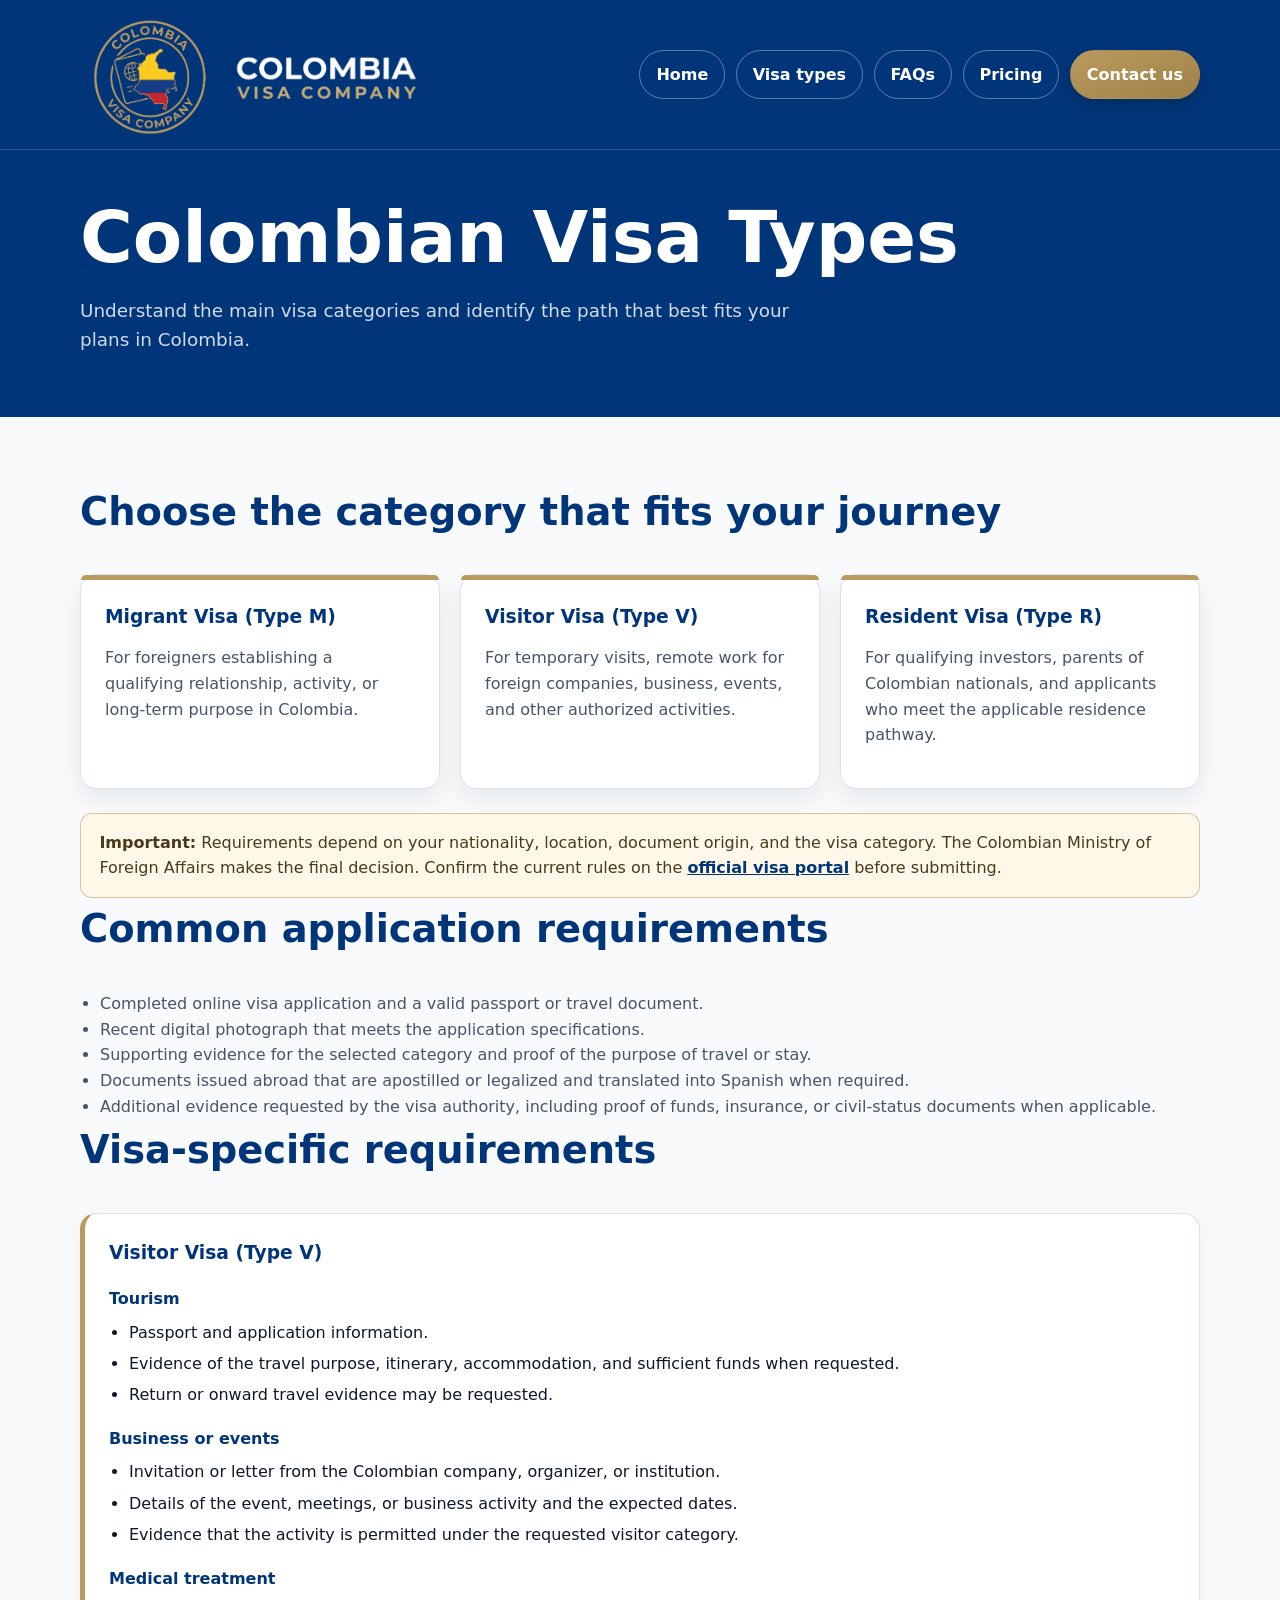
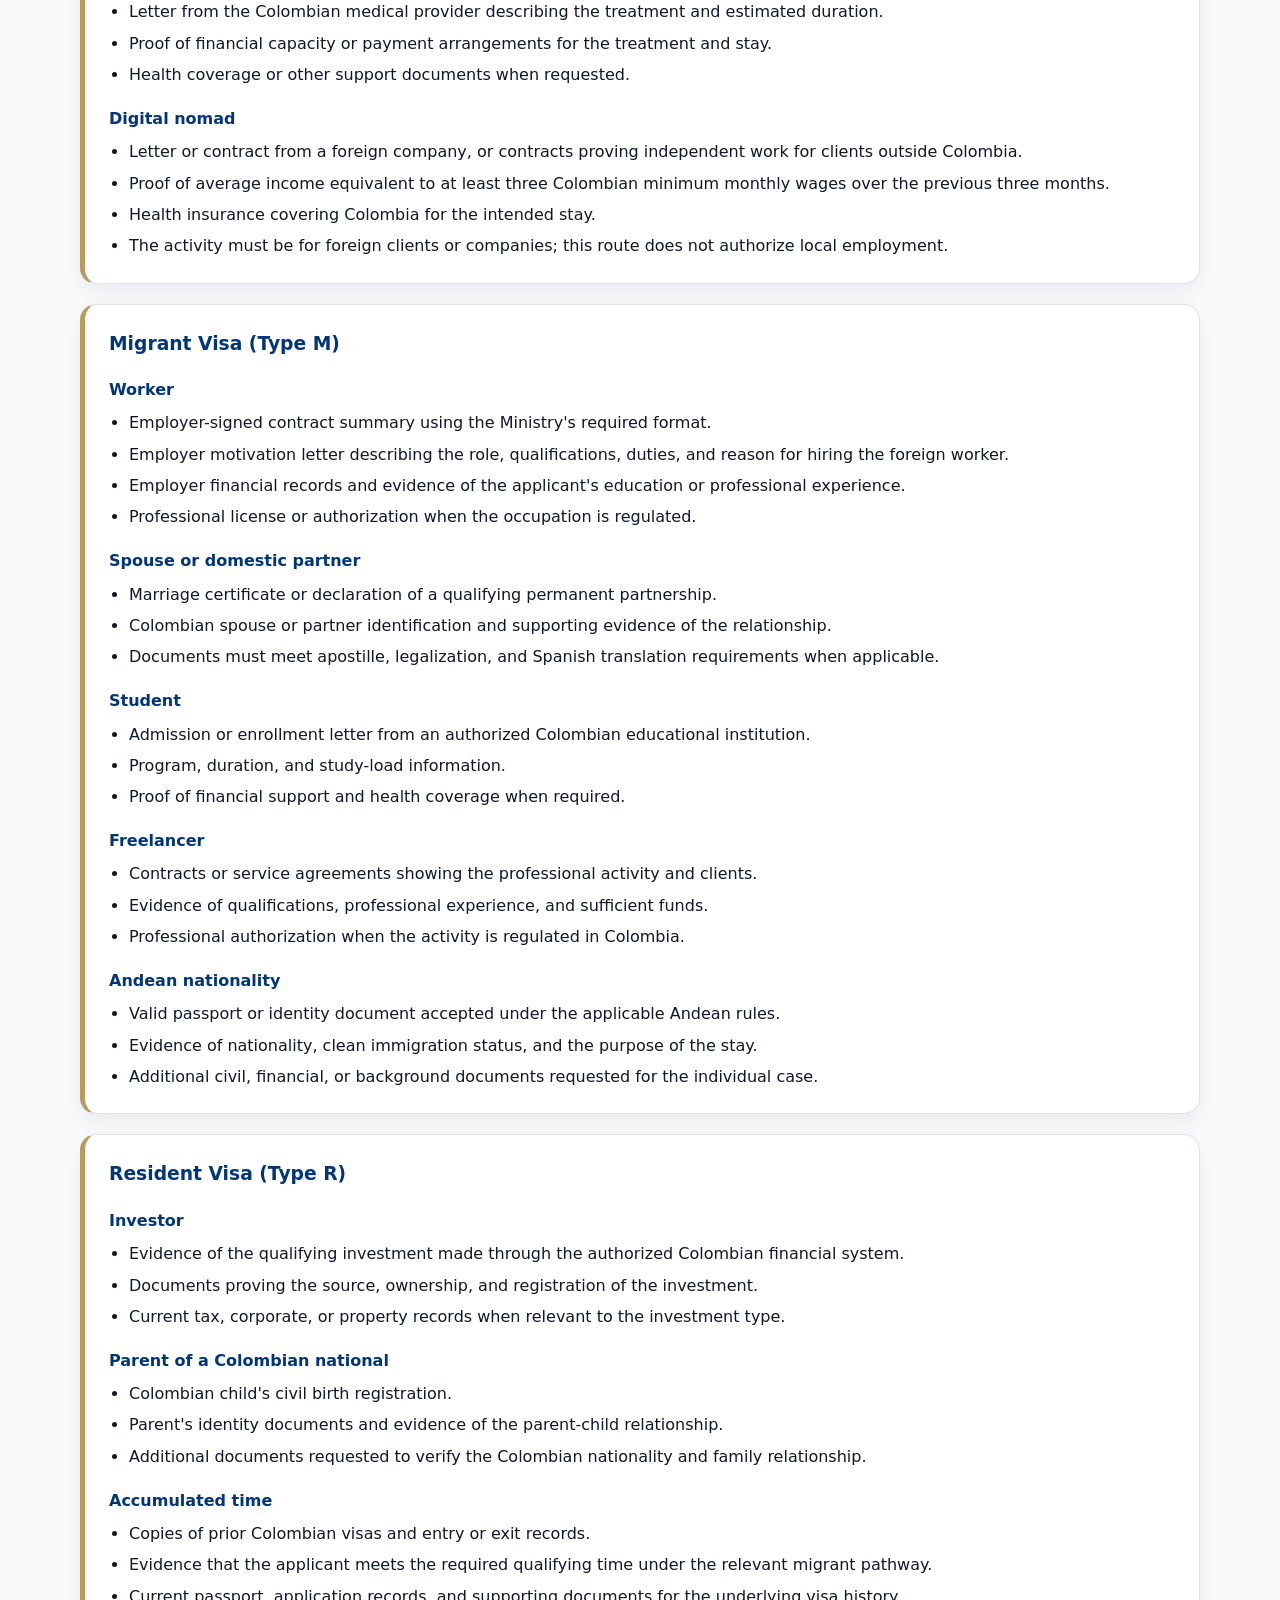
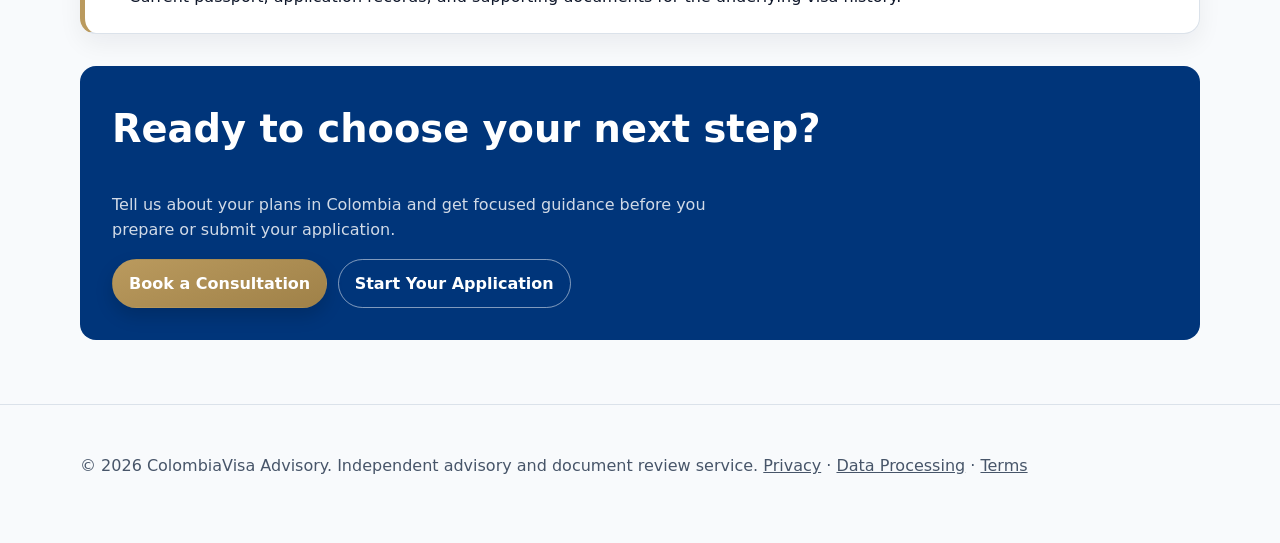
<file: visas.html>
<!doctype html>
<html lang="en">
  <head>
    <meta charset="UTF-8" />
    <meta name="viewport" content="width=device-width, initial-scale=1.0" />
    <title>Visa Types | ColombiaVisa</title>
    <meta name="description" content="Explore the main Colombian visa categories with ColombiaVisa." />
    <link rel="canonical" href="https://colombiavisa.company/visas.html" />
    <link rel="icon" type="image/png" href="assets/colombiavisa-logo.png" />
    <meta property="og:type" content="website" />
    <meta property="og:url" content="https://colombiavisa.company/visas.html" />
    <meta property="og:title" content="Colombian Visa Types | ColombiaVisa" />
    <meta property="og:description" content="Explore Visitor, Migrant, and Resident Colombian visa categories and requirement summaries." />
    <meta property="og:image" content="https://colombiavisa.company/assets/colombiavisa-header.png" />
    <meta name="twitter:card" content="summary_large_image" />
    <link rel="stylesheet" href="styles.css" />
  </head>
  <body>
    <header>
      <div class="container nav" aria-label="Primary navigation">
        <a class="brand" href="index.html" aria-label="ColombiaVisa home">
          <img class="brand-mark" src="assets/colombiavisa-header.png" alt="Colombia Visa Company" />
        </a>
        <div class="actions">
          <a class="button button-secondary" href="index.html">Home</a>
          <a class="button button-secondary" href="visas.html">Visa types</a>
          <a class="button button-secondary" href="faqs.html">FAQs</a>
          <a class="button button-secondary" href="pricing.html">Pricing</a>
          <a class="button button-primary" href="contacto.html">Contact us</a>
        </div>
      </div>
    </header>

    <main>
      <section class="page-hero" aria-labelledby="visa-heading">
        <div class="container">
          <h1 id="visa-heading">Colombian Visa Types</h1>
          <p>Understand the main visa categories and identify the path that best fits your plans in Colombia.</p>
        </div>
      </section>

      <section class="page-content" aria-labelledby="visa-cards-heading">
        <div class="container">
          <h2 id="visa-cards-heading">Choose the category that fits your journey</h2>
          <div class="visa-grid">
            <article class="visa-card">
              <h3>Migrant Visa (Type M)</h3>
              <p class="muted">For foreigners establishing a qualifying relationship, activity, or long-term purpose in Colombia.</p>
            </article>
            <article class="visa-card">
              <h3>Visitor Visa (Type V)</h3>
              <p class="muted">For temporary visits, remote work for foreign companies, business, events, and other authorized activities.</p>
            </article>
            <article class="visa-card">
              <h3>Resident Visa (Type R)</h3>
              <p class="muted">For qualifying investors, parents of Colombian nationals, and applicants who meet the applicable residence pathway.</p>
            </article>
          </div>

          <div class="notice">
            <strong>Important:</strong> Requirements depend on your nationality, location, document origin, and the visa category. The Colombian Ministry of Foreign Affairs makes the final decision. Confirm the current rules on the <a class="source-link" href="https://www.cancilleria.gov.co/tramites_servicios/visa" target="_blank" rel="noopener noreferrer">official visa portal</a> before submitting.
          </div>

          <h2>Common application requirements</h2>
          <ul class="requirements-list muted">
            <li>Completed online visa application and a valid passport or travel document.</li>
            <li>Recent digital photograph that meets the application specifications.</li>
            <li>Supporting evidence for the selected category and proof of the purpose of travel or stay.</li>
            <li>Documents issued abroad that are apostilled or legalized and translated into Spanish when required.</li>
            <li>Additional evidence requested by the visa authority, including proof of funds, insurance, or civil-status documents when applicable.</li>
          </ul>

          <h2>Visa-specific requirements</h2>
          <div class="visa-details">
            <article class="visa-detail">
              <h3>Visitor Visa (Type V)</h3>
              <h4>Tourism</h4>
              <ul>
                <li>Passport and application information.</li>
                <li>Evidence of the travel purpose, itinerary, accommodation, and sufficient funds when requested.</li>
                <li>Return or onward travel evidence may be requested.</li>
              </ul>
              <h4>Business or events</h4>
              <ul>
                <li>Invitation or letter from the Colombian company, organizer, or institution.</li>
                <li>Details of the event, meetings, or business activity and the expected dates.</li>
                <li>Evidence that the activity is permitted under the requested visitor category.</li>
              </ul>
              <h4>Medical treatment</h4>
              <ul>
                <li>Letter from the Colombian medical provider describing the treatment and estimated duration.</li>
                <li>Proof of financial capacity or payment arrangements for the treatment and stay.</li>
                <li>Health coverage or other support documents when requested.</li>
              </ul>
              <h4>Digital nomad</h4>
              <ul>
                <li>Letter or contract from a foreign company, or contracts proving independent work for clients outside Colombia.</li>
                <li>Proof of average income equivalent to at least three Colombian minimum monthly wages over the previous three months.</li>
                <li>Health insurance covering Colombia for the intended stay.</li>
                <li>The activity must be for foreign clients or companies; this route does not authorize local employment.</li>
              </ul>
            </article>

            <article class="visa-detail">
              <h3>Migrant Visa (Type M)</h3>
              <h4>Worker</h4>
              <ul>
                <li>Employer-signed contract summary using the Ministry's required format.</li>
                <li>Employer motivation letter describing the role, qualifications, duties, and reason for hiring the foreign worker.</li>
                <li>Employer financial records and evidence of the applicant's education or professional experience.</li>
                <li>Professional license or authorization when the occupation is regulated.</li>
              </ul>
              <h4>Spouse or domestic partner</h4>
              <ul>
                <li>Marriage certificate or declaration of a qualifying permanent partnership.</li>
                <li>Colombian spouse or partner identification and supporting evidence of the relationship.</li>
                <li>Documents must meet apostille, legalization, and Spanish translation requirements when applicable.</li>
              </ul>
              <h4>Student</h4>
              <ul>
                <li>Admission or enrollment letter from an authorized Colombian educational institution.</li>
                <li>Program, duration, and study-load information.</li>
                <li>Proof of financial support and health coverage when required.</li>
              </ul>
              <h4>Freelancer</h4>
              <ul>
                <li>Contracts or service agreements showing the professional activity and clients.</li>
                <li>Evidence of qualifications, professional experience, and sufficient funds.</li>
                <li>Professional authorization when the activity is regulated in Colombia.</li>
              </ul>
              <h4>Andean nationality</h4>
              <ul>
                <li>Valid passport or identity document accepted under the applicable Andean rules.</li>
                <li>Evidence of nationality, clean immigration status, and the purpose of the stay.</li>
                <li>Additional civil, financial, or background documents requested for the individual case.</li>
              </ul>
            </article>

            <article class="visa-detail">
              <h3>Resident Visa (Type R)</h3>
              <h4>Investor</h4>
              <ul>
                <li>Evidence of the qualifying investment made through the authorized Colombian financial system.</li>
                <li>Documents proving the source, ownership, and registration of the investment.</li>
                <li>Current tax, corporate, or property records when relevant to the investment type.</li>
              </ul>
              <h4>Parent of a Colombian national</h4>
              <ul>
                <li>Colombian child's civil birth registration.</li>
                <li>Parent's identity documents and evidence of the parent-child relationship.</li>
                <li>Additional documents requested to verify the Colombian nationality and family relationship.</li>
              </ul>
              <h4>Accumulated time</h4>
              <ul>
                <li>Copies of prior Colombian visas and entry or exit records.</li>
                <li>Evidence that the applicant meets the required qualifying time under the relevant migrant pathway.</li>
                <li>Current passport, application records, and supporting documents for the underlying visa history.</li>
              </ul>
            </article>
          </div>

          <section class="page-cta" aria-labelledby="visa-cta-heading">
            <h2 id="visa-cta-heading">Ready to choose your next step?</h2>
            <p>Tell us about your plans in Colombia and get focused guidance before you prepare or submit your application.</p>
            <div class="actions section-actions">
              <a class="button button-primary" href="contacto.html">Book a Consultation</a>
              <a class="button button-secondary" href="contacto.html">Start Your Application</a>
            </div>
          </section>
        </div>
      </section>
    </main>

    <footer>
      <div class="container">
        <p>© 2026 ColombiaVisa Advisory. Independent advisory and document review service. <a href="privacy-policy.html">Privacy</a> · <a href="data-processing-policy.html">Data Processing</a> · <a href="terms-of-service.html">Terms</a></p>
      </div>
    </footer>
  </body>
</html>
</file>
<file: styles.css>
:root {
  --navy: #00357a;
  --gold: #ba9a5e;
  --gold-dark: #9f8148;
  --text: #0f172a;
  --muted: #475569;
  --line: #dbe2ea;
  --surface: #ffffff;
  --radius: 16px;
}

* {
  box-sizing: border-box;
}

body {
  margin: 0;
  color: var(--text);
  background: #f8fafc;
  font-family: Inter, ui-sans-serif, system-ui, -apple-system, "Segoe UI", sans-serif;
  line-height: 1.6;
}

.home-page {
  background: radial-gradient(circle at top right, rgba(244, 194, 43, 0.2), transparent 38%), #f8fafc;
}

*:focus-visible {
  outline: 3px solid var(--navy);
  outline-offset: 3px;
}

.skip-link {
  position: absolute;
  left: -9999px;
  top: auto;
}

.skip-link:focus-visible {
  left: 1rem;
  top: 1rem;
  z-index: 1000;
  padding: 0.5rem 0.75rem;
  color: #fff;
  background: var(--text);
  border-radius: 0.5rem;
}

a {
  color: inherit;
}

.container {
  width: min(1120px, calc(100% - 2rem));
  margin: 0 auto;
}

header {
  position: sticky;
  top: 0;
  z-index: 10;
  background: var(--navy);
  border-bottom: 1px solid rgba(255, 255, 255, 0.16);
}

.nav {
  display: flex;
  align-items: center;
  justify-content: space-between;
  gap: 1rem;
  padding: 0.5rem 0;
}

.brand {
  display: block;
  max-width: 360px;
}

.brand-mark {
  display: block;
  width: min(100%, 360px);
  height: auto;
}

.actions {
  display: flex;
  flex-wrap: wrap;
  gap: 0.65rem;
}

.button {
  display: inline-flex;
  align-items: center;
  justify-content: center;
  min-height: 44px;
  padding: 0.68rem 1rem;
  border: 1px solid transparent;
  border-radius: 999px;
  font-weight: 700;
  text-decoration: none;
}

.button-primary {
  color: #fff;
  background: linear-gradient(160deg, var(--gold), var(--gold-dark));
  box-shadow: 0 8px 18px rgba(0, 0, 0, 0.16);
}

.button-primary:hover {
  filter: brightness(0.95);
}

.button-secondary {
  color: #fff;
  border-color: rgba(255, 255, 255, 0.36);
}

.hero {
  position: relative;
  overflow: hidden;
  padding: 4rem 0 4.5rem;
  color: #fff;
  background: var(--navy);
}

.hero::after {
  position: absolute;
  inset: auto -12rem -16rem auto;
  width: 34rem;
  height: 34rem;
  border: 1px solid rgba(186, 154, 94, 0.2);
  border-radius: 50%;
  content: "";
  pointer-events: none;
}

.hero-grid {
  position: relative;
  z-index: 1;
  display: grid;
  gap: 3rem;
  grid-template-columns: minmax(0, 1.1fr) minmax(280px, 0.9fr);
  align-items: center;
}

.hero h1 {
  max-width: 18ch;
  margin: 0.6rem 0 0.8rem;
  font-size: clamp(2.4rem, 5.4vw, 4.5rem);
  line-height: 1.2;
  letter-spacing: -0.035em;
}

.hero h2 {
  line-height: 1.2;
}

.kicker {
  display: inline-block;
  padding: 0.25rem 0.65rem;
  color: #f3dfb2;
  background: rgba(186, 154, 94, 0.16);
  border: 1px solid rgba(186, 154, 94, 0.5);
  border-radius: 999px;
  font-size: 0.8rem;
  letter-spacing: 0.04em;
  text-transform: uppercase;
}

.lead {
  max-width: 58ch;
  color: rgba(255, 255, 255, 0.8);
  font-size: clamp(1rem, 2.3vw, 1.18rem);
}

.panel {
  padding: 1.3rem;
  background: rgba(255, 255, 255, 0.08);
  border: 1px solid rgba(255, 255, 255, 0.2);
  border-radius: var(--radius);
  box-shadow: 0 24px 60px rgba(0, 0, 0, 0.18);
  backdrop-filter: blur(12px);
}

.panel-title {
  margin-top: 0;
  font-size: 1.3rem;
}

.hero-actions {
  margin-top: 1.1rem;
}

.card-grid {
  display: grid;
  gap: 1rem;
  grid-template-columns: repeat(auto-fit, minmax(220px, 1fr));
}

.card,
.step {
  padding: 1rem;
  background: var(--surface);
  border: 1px solid var(--line);
  border-radius: var(--radius);
}

.icon {
  display: inline-grid;
  width: 2rem;
  height: 2rem;
  margin-bottom: 0.55rem;
  place-items: center;
  border-radius: 999px;
  font-size: 1rem;
}

.icon-yellow {
  background: rgba(244, 194, 43, 0.22);
}

.icon-blue {
  background: rgba(30, 58, 138, 0.12);
}

.icon-red {
  background: rgba(159, 18, 57, 0.1);
}

.final-cta {
  padding: 1.3rem;
  background: linear-gradient(145deg, rgba(30, 58, 138, 0.06), rgba(159, 18, 57, 0.05));
  border: 1px solid var(--line);
  border-radius: var(--radius);
}

.page-hero {
  padding: 3rem 0 2.75rem;
  color: #fff;
  background: var(--navy);
}

.page-hero h1 {
  max-width: 28ch;
  margin: 0 0 1rem;
  font-size: clamp(2.4rem, 6vw, 4.5rem);
  line-height: 1.1;
}

.page-hero p {
  max-width: 62ch;
  color: rgba(255, 255, 255, 0.82);
  font-size: 1.15rem;
}

.page-content {
  padding: 4rem 0;
}

.legal-content h2 {
  margin: 2rem 0 0.6rem;
  color: var(--navy);
  font-size: 1.45rem;
}

.legal-content h2:first-of-type {
  margin-top: 1.5rem;
}

.legal-content p {
  max-width: 78ch;
}

.page-content h2 {
  margin-top: 0;
  color: var(--navy);
  font-size: clamp(1.7rem, 3vw, 2.4rem);
}

.visa-grid,
.content-grid {
  display: grid;
  grid-template-columns: repeat(3, minmax(0, 1fr));
  gap: 1.25rem;
}

.visa-card,
.content-card,
.contact-card {
  position: relative;
  padding: 1.5rem;
  background: var(--surface);
  border: 1px solid var(--line);
  border-radius: var(--radius);
  box-shadow: 0 10px 24px rgba(15, 23, 42, 0.08);
}

.visa-card::before,
.content-card::before,
.contact-card::before {
  position: absolute;
  top: 0;
  right: 0;
  left: 0;
  height: 5px;
  border-radius: var(--radius) var(--radius) 0 0;
  background: var(--gold);
  content: "";
}

.visa-card h3,
.content-card h3,
.contact-card h3 {
  margin: 0.35rem 0 0.65rem;
  color: var(--navy);
  line-height: 1.3;
}

.visa-details {
  display: grid;
  gap: 1.25rem;
  margin-top: 2rem;
}

.visa-detail {
  padding: 1.5rem;
  background: var(--surface);
  border: 1px solid var(--line);
  border-left: 5px solid var(--gold);
  border-radius: var(--radius);
  box-shadow: 0 10px 24px rgba(15, 23, 42, 0.06);
}

.visa-detail h3 {
  margin: 0 0 0.35rem;
  color: var(--navy);
}

.visa-detail h4 {
  margin: 1.15rem 0 0.35rem;
  color: var(--navy);
}

.visa-detail ul,
.requirements-list {
  margin: 0.5rem 0 0;
  padding-left: 1.25rem;
}

.visa-detail li + li {
  margin-top: 0.35rem;
}

.notice {
  margin-top: 1.5rem;
  padding: 1rem 1.15rem;
  color: #4a3a1c;
  background: #fff8e8;
  border: 1px solid rgba(186, 154, 94, 0.55);
  border-radius: 12px;
}

.section-heading {
  max-width: 720px;
  margin-bottom: 1.25rem;
}

.page-cta {
  margin-top: 2rem;
  padding: 2rem;
  color: #fff;
  background: var(--navy);
  border-radius: var(--radius);
}

.page-cta h2 {
  margin-top: 0;
  color: #fff;
}

.page-cta p {
  max-width: 62ch;
  color: rgba(255, 255, 255, 0.82);
}

.page-cta .button-secondary {
  border-color: rgba(255, 255, 255, 0.5);
}

.section-card {
  margin-top: 1.25rem;
}

.section-card-link {
  margin-top: 1rem;
  color: var(--navy);
  border-color: var(--navy);
}

.section-actions {
  margin-top: 1rem;
}

.button-whatsapp {
  color: #fff;
  background: #128c7e;
}

.contact-whatsapp {
  margin-top: 1rem;
}

.faq-list {
  display: grid;
  gap: 0.85rem;
  max-width: 860px;
}

.faq-list details {
  padding: 1.1rem 1.25rem;
  background: #fff;
  border: 1px solid var(--line);
  border-radius: 12px;
  box-shadow: 0 8px 18px rgba(15, 23, 42, 0.06);
}

.faq-list details[open] {
  border-color: var(--gold);
}

.faq-list summary {
  cursor: pointer;
  color: var(--navy);
  font-weight: 750;
}

.faq-list ul {
  margin: 0.5rem 0 0;
  padding-left: 1.25rem;
}

.faq-list strong {
  color: var(--navy);
}

.eyebrow {
  margin: 0 0 0.35rem;
  color: var(--gold);
  font-size: 0.78rem;
  font-weight: 800;
  letter-spacing: 0.08em;
  text-transform: uppercase;
}

.excluded-costs {
  margin-top: 2rem;
}

.excluded-costs-grid {
  display: grid;
  grid-template-columns: repeat(3, minmax(0, 1fr));
  gap: 1rem;
}

.cost-card {
  padding: 1.15rem;
  background: #fff;
  border: 1px solid var(--line);
  border-radius: var(--radius);
}

.cost-card h3 {
  margin: 0;
  color: var(--navy);
  font-size: 1.05rem;
}

.cost-card p:last-child {
  margin-bottom: 0;
}

.cost-label {
  margin: 0.5rem 0;
  color: var(--gold);
  font-size: 0.8rem;
  font-weight: 800;
  letter-spacing: 0.05em;
  text-transform: uppercase;
}

.source-link {
  color: var(--navy);
  font-weight: 700;
}

.muted {
  color: var(--muted);
}

.contact-layout {
  display: grid;
  grid-template-columns: 0.85fr 1.15fr;
  gap: 1.25rem;
}

.pricing-grid {
  display: grid;
  grid-template-columns: repeat(4, minmax(0, 1fr));
  gap: 1.25rem;
  align-items: stretch;
}

.pricing-card {
  position: relative;
  display: flex;
  flex-direction: column;
  padding: 1.5rem;
  background: var(--surface);
  border: 1px solid var(--line);
  border-radius: var(--radius);
  box-shadow: 0 10px 24px rgba(15, 23, 42, 0.08);
}

.pricing-card.featured {
  border: 2px solid var(--gold);
  box-shadow: 0 14px 30px rgba(0, 53, 122, 0.14);
}

.pricing-card::before {
  position: absolute;
  top: 0;
  right: 0;
  left: 0;
  height: 5px;
  border-radius: var(--radius) var(--radius) 0 0;
  background: var(--gold);
  content: "";
}

.pricing-card h3 {
  margin: 0.35rem 0 0.45rem;
  color: var(--navy);
}

.price {
  margin: 0.5rem 0 1rem;
  color: var(--navy);
  font-size: 2.25rem;
  font-weight: 800;
  line-height: 1.1;
}

.price span {
  color: var(--muted);
  font-size: 0.9rem;
  font-weight: 500;
}

.pricing-card ul {
  flex: 1;
  margin: 0 0 1.25rem;
  padding-left: 1.25rem;
}

.pricing-card li + li {
  margin-top: 0.45rem;
}

.pricing-card .button {
  width: 100%;
}

.contact-form {
  display: grid;
  gap: 1rem;
}

.contact-form label {
  display: grid;
  gap: 0.35rem;
  color: var(--navy);
  font-weight: 700;
}

.contact-form input,
.contact-form select,
.contact-form textarea {
  width: 100%;
  padding: 0.8rem 0.9rem;
  border: 1px solid var(--line);
  border-radius: 10px;
  font: inherit;
  background: #fff;
}

.contact-form textarea {
  min-height: 150px;
  resize: vertical;
}

footer {
  padding: 2rem 0 3rem;
  color: var(--muted);
  border-top: 1px solid var(--line);
}

@media (max-width: 840px) {
  .hero {
    padding-top: 4.3rem;
  }

  .hero-grid {
    grid-template-columns: 1fr;
  }

  .nav {
    align-items: stretch;
    flex-direction: column;
  }

  .brand {
    align-self: center;
    width: min(100%, 360px);
  }

  .nav .actions {
    width: 100%;
    gap: 0.35rem;
  }

  .nav .button {
    flex: 1 1 0;
    min-width: 0;
    min-height: 40px;
    padding: 0.5rem 0.2rem;
    font-size: 0.72rem;
    white-space: nowrap;
  }

  .visa-grid,
  .content-grid,
  .contact-layout,
  .pricing-grid,
  .excluded-costs-grid {
    grid-template-columns: 1fr;
  }
}

@media (prefers-reduced-motion: reduce) {
  *,
  *::before,
  *::after {
    animation-duration: 0.01ms !important;
    animation-iteration-count: 1 !important;
    transition-duration: 0.01ms !important;
    scroll-behavior: auto !important;
  }
}
</file>
